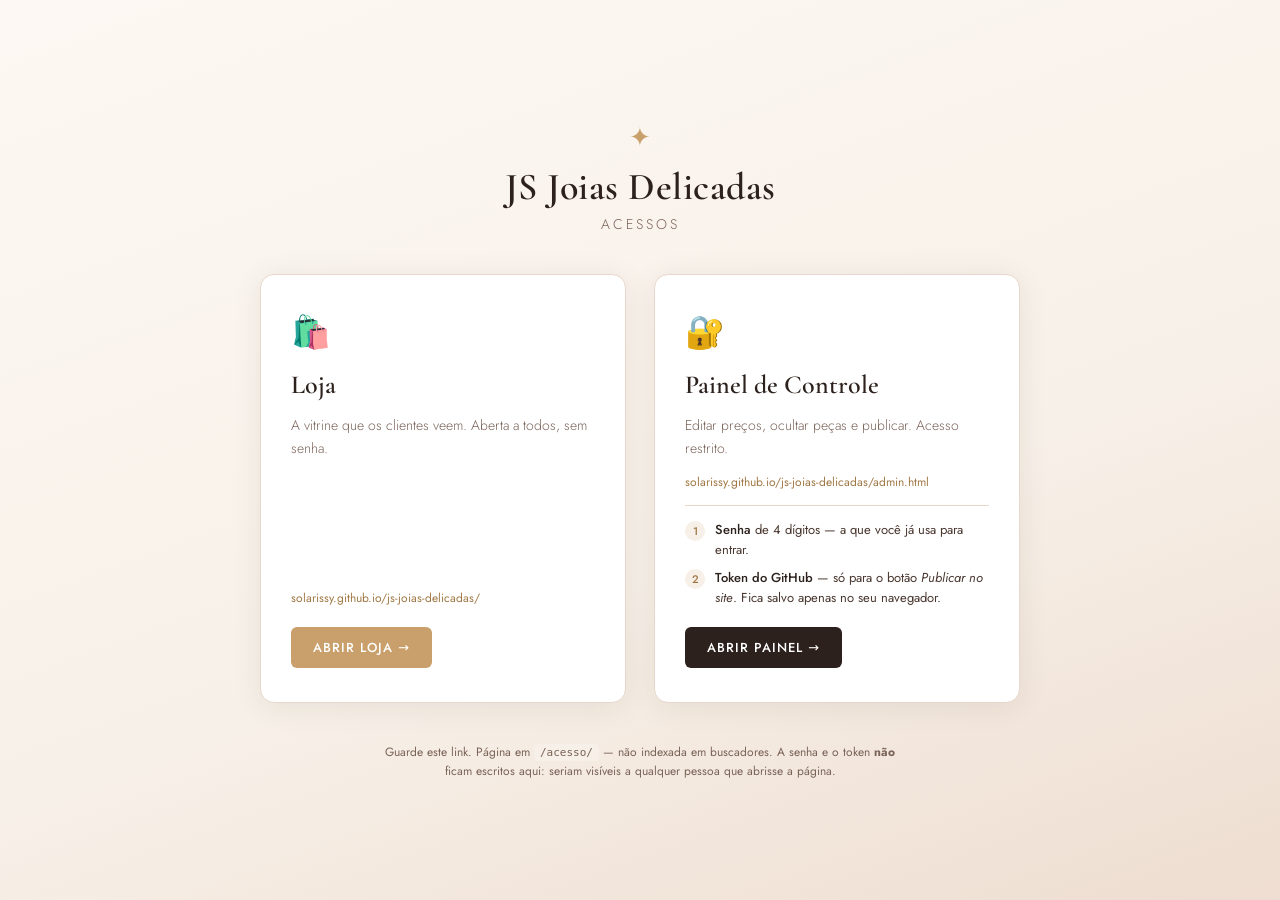
<file: acesso/index.html>
<!DOCTYPE html>
<html lang="pt-BR">
<head>
<meta charset="UTF-8">
<meta name="viewport" content="width=device-width, initial-scale=1">
<meta name="robots" content="noindex, nofollow">
<title>JS Joias · Acessos</title>
<link rel="preconnect" href="https://fonts.googleapis.com">
<link rel="preconnect" href="https://fonts.gstatic.com" crossorigin>
<link href="https://fonts.googleapis.com/css2?family=Cormorant+Garamond:wght@400;500;600&family=Jost:wght@300;400;500&display=swap" rel="stylesheet">
<style>
  :root{
    --gold:#c9a06c; --gold-dark:#a07845;
    --cream:#fdf8f3; --cream-warm:#f7f0e8; --nude:#eeddd0;
    --dark:#2c211c; --text:#4a3830; --text-light:#7a6358;
    --border:#e8d8cc; --white:#fff;
    --shadow:0 4px 30px rgba(44,33,28,.08); --shadow-hover:0 12px 50px rgba(44,33,28,.15);
    --serif:'Cormorant Garamond',serif; --sans:'Jost',system-ui,sans-serif;
  }
  *{margin:0;padding:0;box-sizing:border-box}
  body{
    font-family:var(--sans);color:var(--text);min-height:100vh;
    background:linear-gradient(160deg,var(--cream) 0%,var(--cream-warm) 60%,var(--nude) 100%);
    display:flex;flex-direction:column;align-items:center;justify-content:center;
    padding:48px 20px;gap:40px;
  }
  .brand{text-align:center}
  .brand .star{color:var(--gold);font-size:26px;display:block;margin-bottom:8px}
  .brand h1{font-family:var(--serif);font-weight:600;font-size:38px;color:var(--dark);letter-spacing:.5px}
  .brand p{font-weight:300;font-size:14px;color:var(--text-light);letter-spacing:3px;text-transform:uppercase;margin-top:4px}
  .cards{display:flex;gap:28px;flex-wrap:wrap;justify-content:center;width:100%;max-width:760px}
  .card{
    flex:1 1 300px;background:var(--white);border:1px solid var(--border);border-radius:14px;
    padding:34px 30px;box-shadow:var(--shadow);text-decoration:none;color:inherit;
    display:flex;flex-direction:column;gap:14px;transition:transform .35s cubic-bezier(.4,0,.2,1),box-shadow .35s;
  }
  .card:hover{transform:translateY(-6px);box-shadow:var(--shadow-hover)}
  .card .ico{font-size:32px}
  .card h2{font-family:var(--serif);font-weight:600;font-size:26px;color:var(--dark)}
  .card .desc{font-weight:300;font-size:14px;line-height:1.6;color:var(--text-light);flex-grow:1}
  .card .url{font-size:12px;color:var(--gold-dark);word-break:break-all;font-weight:400}
  .card .go{
    align-self:flex-start;margin-top:6px;font-size:13px;font-weight:500;letter-spacing:1px;text-transform:uppercase;
    color:var(--white);background:var(--gold);padding:11px 22px;border-radius:6px;transition:background .3s;
  }
  .card:hover .go{background:var(--gold-dark)}
  .card--painel .go{background:var(--dark)}
  .card--painel:hover .go{background:#1c140f}
  .req{border-top:1px solid var(--border);padding-top:14px;display:flex;flex-direction:column;gap:9px}
  .req .step{display:flex;gap:10px;align-items:flex-start;font-size:13px;line-height:1.5}
  .req .step b{color:var(--dark);font-weight:500}
  .req .n{flex:0 0 20px;height:20px;border-radius:50%;background:var(--cream-warm);color:var(--gold-dark);
    font-size:11px;font-weight:500;display:flex;align-items:center;justify-content:center;margin-top:1px}
  .foot{font-size:12px;color:var(--text-light);text-align:center;max-width:520px;line-height:1.6}
  .foot code{background:var(--cream-warm);padding:2px 6px;border-radius:4px;font-size:11px}
</style>
</head>
<body>

  <div class="brand">
    <span class="star">✦</span>
    <h1>JS Joias Delicadas</h1>
    <p>Acessos</p>
  </div>

  <div class="cards">

    <a class="card card--loja" href="https://solarissy.github.io/js-joias-delicadas/" target="_blank" rel="noopener">
      <span class="ico">🛍️</span>
      <h2>Loja</h2>
      <p class="desc">A vitrine que os clientes veem. Aberta a todos, sem senha.</p>
      <span class="url">solarissy.github.io/js-joias-delicadas/</span>
      <span class="go">Abrir loja →</span>
    </a>

    <a class="card card--painel" href="https://solarissy.github.io/js-joias-delicadas/admin.html" target="_blank" rel="noopener">
      <span class="ico">🔐</span>
      <h2>Painel de Controle</h2>
      <p class="desc">Editar preços, ocultar peças e publicar. Acesso restrito.</p>
      <span class="url">solarissy.github.io/js-joias-delicadas/admin.html</span>
      <div class="req">
        <div class="step"><span class="n">1</span><span><b>Senha</b> de 4 dígitos — a que você já usa para entrar.</span></div>
        <div class="step"><span class="n">2</span><span><b>Token do GitHub</b> — só para o botão <em>Publicar no site</em>. Fica salvo apenas no seu navegador.</span></div>
      </div>
      <span class="go">Abrir painel →</span>
    </a>

  </div>

  <p class="foot">
    Guarde este link. Página em <code>/acesso/</code> — não indexada em buscadores.
    A senha e o token <b>não</b> ficam escritos aqui: seriam visíveis a qualquer pessoa que abrisse a página.
  </p>

</body>
</html>
</file>
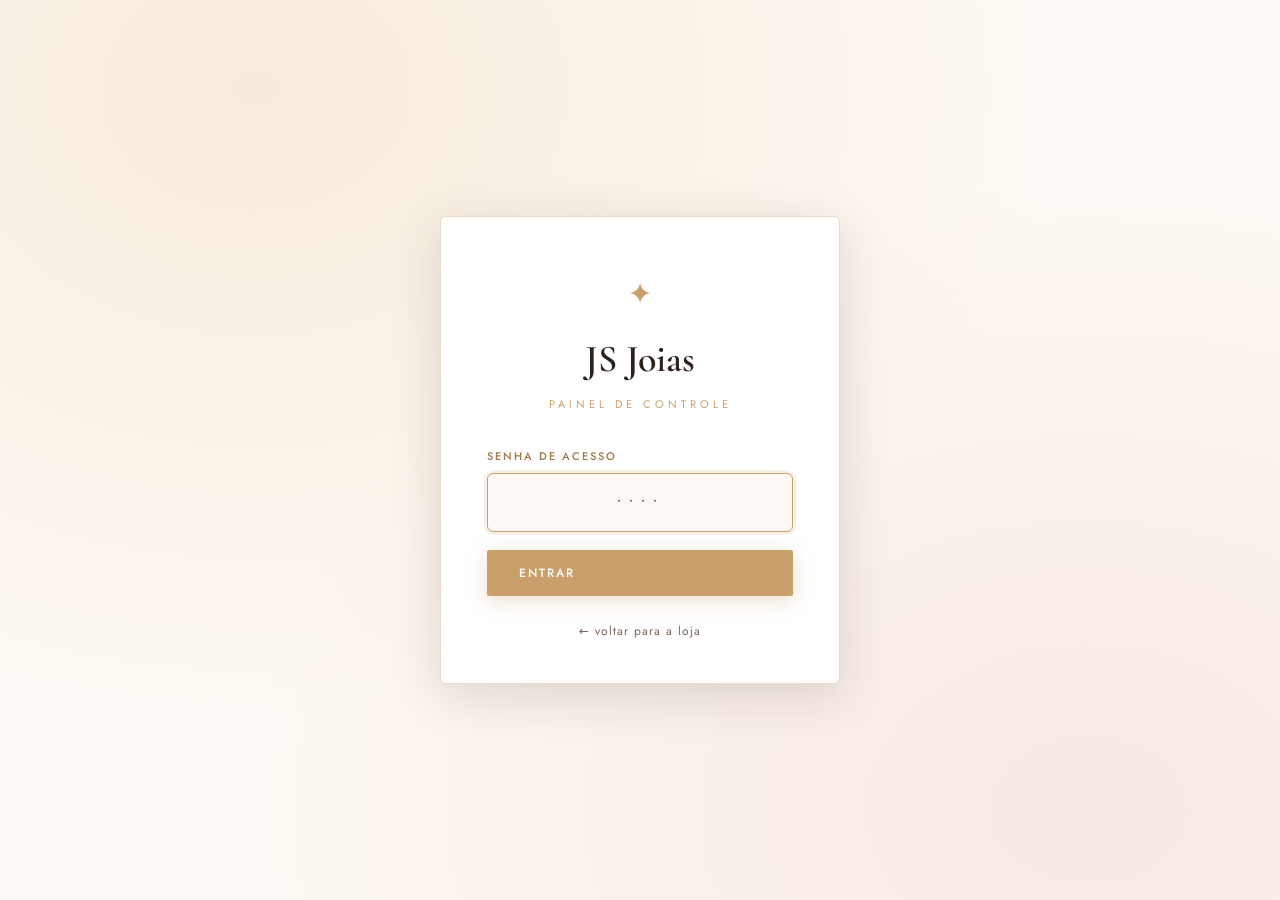
<file: admin.html>
<!DOCTYPE html>
<html lang="pt-BR">
<head>
    <meta charset="UTF-8">
    <meta name="viewport" content="width=device-width, initial-scale=1.0">
    <meta name="robots" content="noindex, nofollow">
    <title>Painel — JS Joias Delicadas</title>
    <link rel="preconnect" href="https://fonts.googleapis.com">
    <link rel="preconnect" href="https://fonts.gstatic.com" crossorigin>
    <link href="https://fonts.googleapis.com/css2?family=Cormorant+Garamond:ital,wght@0,400;0,500;0,600;1,400&family=Jost:wght@300;400;500;600&display=swap" rel="stylesheet">
    <link rel="stylesheet" href="style.css">
</head>
<body class="admin-body">

    <!-- LOGIN -->
    <div class="admin-login" id="adminLogin">
        <div class="login-card" id="loginCard">
            <span class="brand-star login-star">✦</span>
            <h1 class="login-title">JS Joias</h1>
            <p class="login-sub">Painel de Controle</p>
            <form id="loginForm">
                <label for="loginPass">Senha de acesso</label>
                <input type="password" id="loginPass" inputmode="numeric" autocomplete="current-password" placeholder="••••" autofocus>
                <p class="login-error" id="loginError" hidden>Senha incorreta ✦ tente novamente</p>
                <button type="submit" class="btn btn-gold">Entrar</button>
            </form>
            <a href="index.html" class="login-back">← voltar para a loja</a>
        </div>
    </div>

    <!-- PAINEL -->
    <div class="admin-panel" id="adminPanel" hidden>
        <header class="admin-header">
            <div class="admin-brand">
                <span class="brand-star">✦</span>
                <div>
                    <div class="admin-brand-name">JS Joias Delicadas</div>
                    <div class="admin-brand-sub">Painel de Controle</div>
                </div>
            </div>
            <div class="admin-header-actions">
                <a href="index.html" target="_blank" class="btn btn-outline-sm">Ver loja ↗</a>
                <button class="btn btn-outline-sm" id="logoutBtn">Sair</button>
            </div>
        </header>

        <main class="admin-main">
            <div class="admin-stats" id="adminStats"></div>

            <section class="admin-section">
                <div class="admin-section-head">
                    <div>
                        <h2>Configurações da Loja</h2>
                        <p>Avisos do topo, WhatsApp e Instagram — valem para o site inteiro, inclusive o checkout.</p>
                    </div>
                </div>
                <div class="admin-config">
                    <div class="config-grid">
                        <div class="config-field">
                            <label for="cfgWhatsapp">WhatsApp (55 + DDD + número)</label>
                            <input type="text" id="cfgWhatsapp" inputmode="numeric" placeholder="5541989043923">
                        </div>
                        <div class="config-field">
                            <label for="cfgInstagram">Instagram (sem @)</label>
                            <input type="text" id="cfgInstagram" placeholder="js_joiasdelicadas">
                        </div>
                    </div>
                    <div class="config-grid three">
                        <div class="config-field"><label for="cfgAnn0">Aviso 1 da barra</label><input type="text" id="cfgAnn0" placeholder="✦ Frete Grátis acima de R$150"></div>
                        <div class="config-field"><label for="cfgAnn1">Aviso 2 da barra</label><input type="text" id="cfgAnn1" placeholder="1 Ano de Garantia em todas as peças"></div>
                        <div class="config-field"><label for="cfgAnn2">Aviso 3 da barra</label><input type="text" id="cfgAnn2" placeholder="Pix com 5% de desconto ✦"></div>
                    </div>
                </div>
            </section>

            <section class="admin-section">
                <div class="admin-section-head">
                    <div>
                        <h2>Peças da Loja</h2>
                        <p>Edite nome, preços, promoções e estoque, ou oculte peças da vitrine. As mudanças ficam pendentes até você salvar.</p>
                    </div>
                    <button type="button" class="btn btn-gold" id="openNewPieceBtn">＋ Adicionar peça</button>
                </div>
                <div class="admin-orphans" id="orphanNote" hidden></div>
                <div class="admin-table-wrap">
                    <table class="admin-table">
                        <thead>
                            <tr>
                                <th>Peça</th>
                                <th>Nome</th>
                                <th>Preço (R$)</th>
                                <th>De (R$)</th>
                                <th>Selo</th>
                                <th>À venda</th>
                                <th>Visível</th>
                            </tr>
                        </thead>
                        <tbody id="adminRows"></tbody>
                    </table>
                </div>
            </section>

            <section class="admin-actions-bar" id="actionsBar">
                <div class="pending-note" id="pendingNote">Nenhuma alteração pendente</div>
                <div class="admin-actions-btns">
                    <button class="btn btn-outline-sm" id="discardBtn">Descartar alterações</button>
                    <button class="btn btn-cream" id="previewBtn">Salvar prévia neste navegador</button>
                    <button class="btn btn-gold" id="publishBtn">✦ Publicar no site</button>
                </div>
            </section>

            <section class="admin-section admin-publish-box">
                <h3>Publicação</h3>
                <p>Para o botão <strong>"Publicar no site"</strong> funcionar, cole aqui um token do GitHub
                   (<a href="https://github.com/settings/personal-access-tokens/new" target="_blank">criar token ↗</a> — dê acesso de <em>Contents: Read and write</em> apenas ao repositório <code>js-joias-delicadas</code>).
                   O token fica salvo <strong>somente neste navegador</strong>.</p>
                <div class="token-row">
                    <input type="password" id="ghToken" placeholder="github_pat_… ou ghp_…" autocomplete="off">
                    <button class="btn btn-outline-sm" id="saveTokenBtn">Salvar token</button>
                </div>
                <p class="publish-status" id="publishStatus"></p>
            </section>
        </main>
    </div>

    <!-- JANELA DE POSTAGEM — abre pelo botão "Adicionar peça" -->
    <div class="admin-modal" id="newPieceModal" hidden>
        <div class="admin-modal-backdrop" data-close-modal></div>
        <div class="admin-modal-card" role="dialog" aria-modal="true" aria-labelledby="newPieceTitle">
            <header class="admin-modal-head">
                <div>
                    <h2 id="newPieceTitle">Nova Peça</h2>
                    <p>Ela entra no topo da vitrine quando você salvar a prévia ou publicar.</p>
                </div>
                <button type="button" class="admin-modal-close" data-close-modal aria-label="Fechar">✕</button>
            </header>
            <div class="admin-modal-body">
                <form class="new-piece" id="newPieceForm">
                    <div class="new-piece-photo">
                        <input type="file" id="npPhoto" accept="image/*" hidden>
                        <button type="button" class="photo-add-btn np-photo-btn" id="npPhotoBtn" aria-label="Escolher foto">
                            <svg viewBox="0 0 24 24" fill="none" stroke="currentColor" stroke-width="1.5"><path d="M23 19a2 2 0 01-2 2H3a2 2 0 01-2-2V8a2 2 0 012-2h4l2-3h6l2 3h4a2 2 0 012 2z"/><circle cx="12" cy="13" r="4"/></svg>
                            <span>Foto da peça</span>
                        </button>
                        <img id="npPreview" alt="" hidden>
                    </div>
                    <div class="new-piece-fields">
                        <div class="config-grid">
                            <div class="config-field"><label for="npName">Nome da peça</label><input type="text" id="npName" maxlength="60" placeholder="Ex.: Brinco Gota de Cristal" required></div>
                            <div class="config-field"><label for="npBadge">Selo (opcional)</label><input type="text" id="npBadge" maxlength="20" placeholder="Novidade"></div>
                        </div>
                        <div class="config-grid three">
                            <div class="config-field">
                                <label for="npTipo">Tipo</label>
                                <select id="npTipo">
                                    <option>Brincos</option><option>Colares</option><option>Pulseiras</option><option>Anéis</option>
                                </select>
                            </div>
                            <div class="config-field">
                                <label for="npMaterial">Material</label>
                                <select id="npMaterial">
                                    <option>Ouro 18k</option><option>Ródio Branco</option><option>Prata</option><option>Pérola</option>
                                </select>
                            </div>
                            <div class="config-field checkbox-field">
                                <label for="npPerola"><input type="checkbox" id="npPerola"> Contém pérolas</label>
                            </div>
                        </div>
                        <div class="config-grid three">
                            <div class="config-field"><label for="npPrice">Preço (R$)</label><input type="text" id="npPrice" inputmode="decimal" placeholder="99,90" required></div>
                            <div class="config-field"><label for="npOldPrice">Preço "De" (opcional)</label><input type="text" id="npOldPrice" inputmode="decimal" placeholder="—"></div>
                            <div class="config-field checkbox-field">
                                <label for="npKids"><input type="checkbox" id="npKids"> Peça infantil (aba Kids)</label>
                            </div>
                        </div>
                        <div class="config-field">
                            <label for="npDesc">Descrição</label>
                            <textarea id="npDesc" rows="3" maxlength="300" placeholder="Conte os detalhes da peça…"></textarea>
                        </div>
                        <p class="modal-error" id="npError" hidden></p>
                        <button type="submit" class="btn btn-gold">＋ Adicionar à loja</button>
                    </div>
                </form>
            </div>
        </div>
    </div>

    <script src="data/produtos.js"></script>
    <script src="data/catalogo-auto.js"></script>
    <script src="script.js"></script>
    <script src="admin.js"></script>
</body>
</html>
</file>
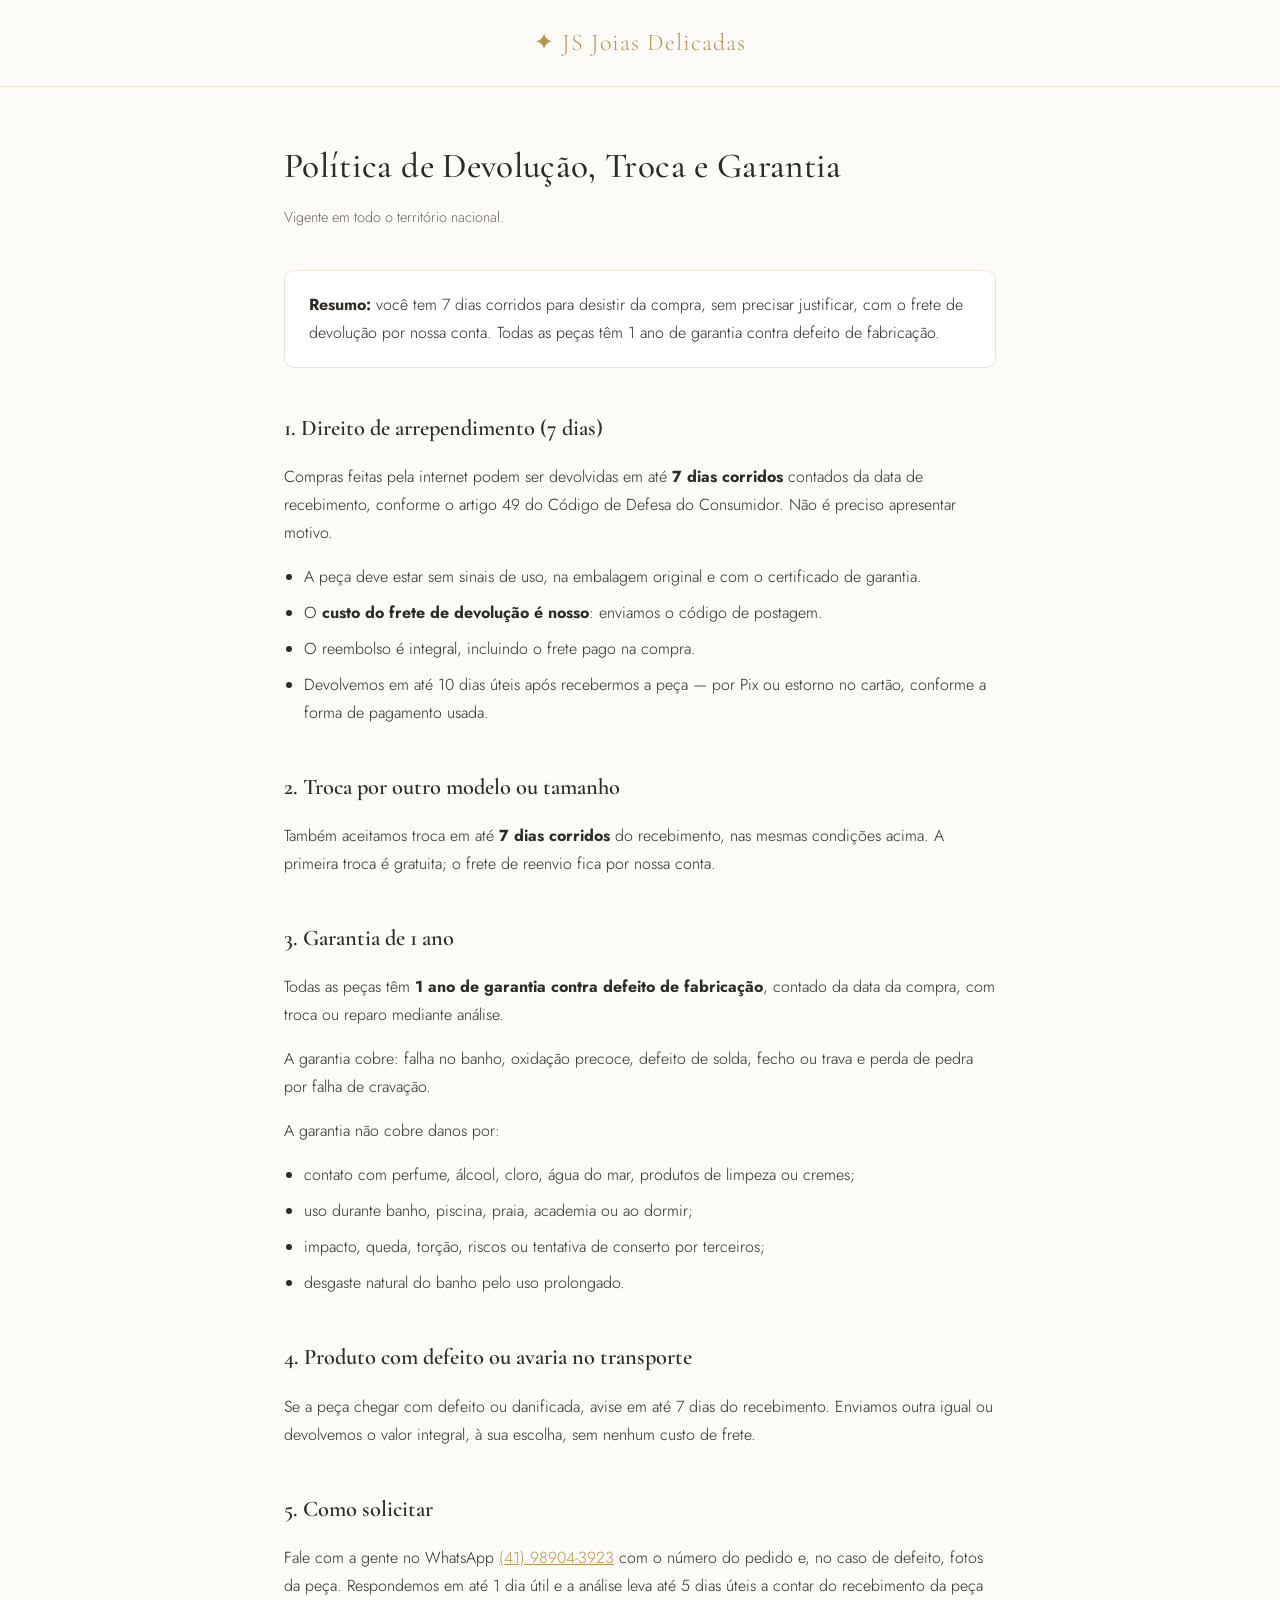
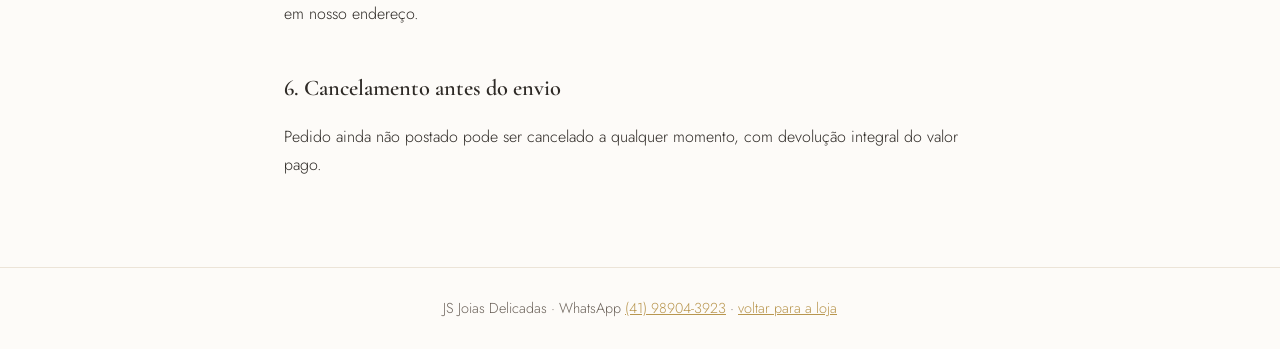
<file: politica-de-devolucao.html>
<!DOCTYPE html>
<html lang="pt-BR">
<head>
    <meta charset="UTF-8">
    <meta name="viewport" content="width=device-width, initial-scale=1.0">
    <meta name="description" content="Política de devolução, troca e garantia da JS Joias Delicadas: 7 dias para arrependimento e 1 ano de garantia em todas as peças.">
    <title>Política de Devolução e Trocas — JS Joias Delicadas</title>
    <link rel="preconnect" href="https://fonts.googleapis.com">
    <link rel="preconnect" href="https://fonts.gstatic.com" crossorigin>
    <link href="https://fonts.googleapis.com/css2?family=Cormorant+Garamond:wght@400;500;600&family=Jost:wght@300;400;500&display=swap" rel="stylesheet">
    <style>
        /* Página de texto: estilo próprio e curto, para não depender do CSS da vitrine */
        :root { --ouro: #b8964f; --texto: #2e2a26; --suave: #6b625a; --fundo: #fdfbf8; }
        * { box-sizing: border-box; }
        body { margin: 0; background: var(--fundo); color: var(--texto);
               font-family: 'Jost', system-ui, sans-serif; font-weight: 300; line-height: 1.75; }
        .barra { border-bottom: 1px solid #ece4d8; padding: 22px 24px; text-align: center; }
        .marca { font-family: 'Cormorant Garamond', serif; font-size: 1.5rem; color: var(--ouro);
                 text-decoration: none; letter-spacing: .04em; }
        main { max-width: 760px; margin: 0 auto; padding: 48px 24px 72px; }
        h1 { font-family: 'Cormorant Garamond', serif; font-weight: 500; font-size: 2.2rem;
             margin: 0 0 8px; letter-spacing: .01em; }
        .atualizacao { color: var(--suave); font-size: .9rem; margin: 0 0 40px; }
        h2 { font-family: 'Cormorant Garamond', serif; font-weight: 600; font-size: 1.4rem;
             margin: 40px 0 10px; }
        ul { padding-left: 20px; }
        li { margin-bottom: 8px; }
        a { color: var(--ouro); }
        .destaque { background: #fff; border: 1px solid #ece4d8; border-radius: 10px;
                    padding: 20px 24px; margin: 28px 0; }
        footer { border-top: 1px solid #ece4d8; padding: 28px 24px; text-align: center;
                 color: var(--suave); font-size: .9rem; }
    </style>
</head>
<body>
    <div class="barra"><a class="marca" href="index.html">✦ JS Joias Delicadas</a></div>

    <main>
        <h1>Política de Devolução, Troca e Garantia</h1>
        <p class="atualizacao">Vigente em todo o território nacional.</p>

        <div class="destaque">
            <strong>Resumo:</strong> você tem 7 dias corridos para desistir da compra, sem precisar
            justificar, com o frete de devolução por nossa conta. Todas as peças têm 1 ano de
            garantia contra defeito de fabricação.
        </div>

        <h2>1. Direito de arrependimento (7 dias)</h2>
        <p>Compras feitas pela internet podem ser devolvidas em até <strong>7 dias corridos</strong>
        contados da data de recebimento, conforme o artigo 49 do Código de Defesa do Consumidor.
        Não é preciso apresentar motivo.</p>
        <ul>
            <li>A peça deve estar sem sinais de uso, na embalagem original e com o certificado de garantia.</li>
            <li>O <strong>custo do frete de devolução é nosso</strong>: enviamos o código de postagem.</li>
            <li>O reembolso é integral, incluindo o frete pago na compra.</li>
            <li>Devolvemos em até 10 dias úteis após recebermos a peça — por Pix ou estorno no cartão,
                conforme a forma de pagamento usada.</li>
        </ul>

        <h2>2. Troca por outro modelo ou tamanho</h2>
        <p>Também aceitamos troca em até <strong>7 dias corridos</strong> do recebimento, nas mesmas
        condições acima. A primeira troca é gratuita; o frete de reenvio fica por nossa conta.</p>

        <h2>3. Garantia de 1 ano</h2>
        <p>Todas as peças têm <strong>1 ano de garantia contra defeito de fabricação</strong>,
        contado da data da compra, com troca ou reparo mediante análise.</p>
        <p>A garantia cobre: falha no banho, oxidação precoce, defeito de solda, fecho ou trava e
        perda de pedra por falha de cravação.</p>
        <p>A garantia não cobre danos por:</p>
        <ul>
            <li>contato com perfume, álcool, cloro, água do mar, produtos de limpeza ou cremes;</li>
            <li>uso durante banho, piscina, praia, academia ou ao dormir;</li>
            <li>impacto, queda, torção, riscos ou tentativa de conserto por terceiros;</li>
            <li>desgaste natural do banho pelo uso prolongado.</li>
        </ul>

        <h2>4. Produto com defeito ou avaria no transporte</h2>
        <p>Se a peça chegar com defeito ou danificada, avise em até 7 dias do recebimento. Enviamos
        outra igual ou devolvemos o valor integral, à sua escolha, sem nenhum custo de frete.</p>

        <h2>5. Como solicitar</h2>
        <p>Fale com a gente no WhatsApp
        <a href="https://wa.me/5541989043923" target="_blank" rel="noopener">(41) 98904-3923</a>
        com o número do pedido e, no caso de defeito, fotos da peça. Respondemos em até 1 dia útil
        e a análise leva até 5 dias úteis a contar do recebimento da peça em nosso endereço.</p>

        <h2>6. Cancelamento antes do envio</h2>
        <p>Pedido ainda não postado pode ser cancelado a qualquer momento, com devolução integral
        do valor pago.</p>
    </main>

    <footer>
        JS Joias Delicadas · WhatsApp
        <a href="https://wa.me/5541989043923" target="_blank" rel="noopener">(41) 98904-3923</a>
        · <a href="index.html">voltar para a loja</a>
    </footer>
</body>
</html>
</file>
<file: style.css>
/* ===========================
   JS JOIAS DELICADAS — CSS
   Paleta: Creme, Dourado, Rosa Perola
   =========================== */

:root {
  --gold: #c9a06c;
  --gold-light: #e2c89a;
  --gold-dark: #a07845;
  --cream: #fdf8f3;
  --cream-warm: #f7f0e8;
  --nude: #eeddd0;
  --rose: #e8c5bb;
  --rose-light: #f5ece8;
  --dark: #2c211c;
  --text: #4a3830;
  --text-light: #7a6358;
  --border: #e8d8cc;
  --white: #ffffff;
  --shadow: 0 4px 30px rgba(44,33,28,0.08);
  --shadow-hover: 0 12px 50px rgba(44,33,28,0.15);
  --nav-h: 72px;
  --ann-h: 38px;
  --transition: all 0.35s cubic-bezier(0.4, 0, 0.2, 1);
  --radius: 6px;
  --font-serif: 'Cormorant Garamond', 'Times New Roman', serif;
  --font-sans: 'Jost', system-ui, sans-serif;
}

*, *::before, *::after { box-sizing: border-box; margin: 0; padding: 0; }

html { scroll-behavior: smooth; font-size: 16px; }

body {
  font-family: var(--font-sans);
  background: var(--cream);
  color: var(--text);
  line-height: 1.65;
  overflow-x: hidden;
}

img { display: block; max-width: 100%; height: auto; }
a { text-decoration: none; color: inherit; }
ul { list-style: none; }

/* Acessibilidade: âncoras não escondem sob a navbar sticky */
[id] { scroll-margin-top: calc(var(--nav-h) + 16px); }

/* Acessibilidade: foco visível para navegação por teclado */
a:focus-visible,
button:focus-visible,
input:focus-visible,
textarea:focus-visible,
select:focus-visible {
  outline: 2px solid var(--gold);
  outline-offset: 2px;
}

/* Acessibilidade: respeita preferência por menos movimento */
@media (prefers-reduced-motion: reduce) {
  *, *::before, *::after {
    animation-duration: 0.01ms !important;
    animation-delay: 0ms !important;
    animation-iteration-count: 1 !important;
    transition-duration: 0.01ms !important;
    transition-delay: 0ms !important;
  }
  html { scroll-behavior: auto; }
}

/* Touch: ações que dependem de hover ficam sempre visíveis */
@media (hover: none) {
  .wishlist-btn { opacity: 1; transform: scale(1); }
  .product-quick-actions { transform: translateY(0); }
  .quick-add-btn { padding: 15px 13px; }
  .cat-overlay { opacity: 1; }
  .wa-tooltip { display: none; }
}

/* CONTAINER */
.container { max-width: 1200px; margin: 0 auto; padding: 0 24px; }

/* SECTIONS */
.section-label {
  font-family: var(--font-sans);
  font-size: 11px;
  font-weight: 500;
  letter-spacing: 3px;
  text-transform: uppercase;
  color: var(--gold);
  margin-bottom: 12px;
}
.section-label.light { color: var(--gold-light); }

.section-title {
  font-family: var(--font-serif);
  font-size: clamp(32px, 4vw, 46px);
  font-weight: 400;
  color: var(--dark);
  line-height: 1.2;
  margin-bottom: 12px;
}

.section-subtitle {
  font-size: 15px;
  color: var(--text-light);
  margin-bottom: 48px;
}

/* BUTTONS */
.btn {
  display: inline-flex;
  align-items: center;
  gap: 8px;
  padding: 14px 32px;
  border-radius: 2px;
  font-family: var(--font-sans);
  font-size: 12px;
  font-weight: 500;
  letter-spacing: 2px;
  text-transform: uppercase;
  cursor: pointer;
  border: none;
  transition: var(--transition);
  text-align: center;
  white-space: nowrap;
}

.btn-gold {
  background: var(--gold);
  color: var(--white);
  box-shadow: 0 4px 20px rgba(201,160,108,0.35);
}
.btn-gold:hover {
  background: var(--gold-dark);
  transform: translateY(-2px);
  box-shadow: 0 8px 30px rgba(201,160,108,0.45);
}

.btn-outline {
  background: transparent;
  color: var(--dark);
  border: 1.5px solid var(--dark);
}
.btn-outline:hover {
  background: var(--dark);
  color: var(--white);
  transform: translateY(-2px);
}

.btn-outline-sm {
  background: transparent;
  color: var(--gold);
  border: 1px solid var(--gold);
  padding: 9px 20px;
  border-radius: 2px;
  font-family: var(--font-sans);
  font-size: 11px;
  font-weight: 500;
  letter-spacing: 1.5px;
  text-transform: uppercase;
  cursor: pointer;
  transition: var(--transition);
  display: inline-block;
}
.btn-outline-sm:hover { background: var(--gold); color: var(--white); }

.btn-cream {
  background: var(--cream);
  color: var(--gold-dark);
  border: 1.5px solid var(--gold);
}
.btn-cream:hover {
  background: var(--gold);
  color: var(--white);
  transform: translateY(-2px);
}

/* ===========================
   ANNOUNCEMENT BAR
   =========================== */
.announcement-bar {
  background: var(--dark);
  color: var(--gold-light);
  height: var(--ann-h);
  display: flex;
  align-items: center;
  justify-content: center;
  position: relative;
  overflow: hidden;
}
.announcement-inner {
  display: flex;
  align-items: center;
  gap: 16px;
  font-family: var(--font-sans);
  font-size: 11.5px;
  letter-spacing: 0.5px;
  animation: marqueeSlide 20s linear infinite;
}
@keyframes marqueeSlide {
  0%,100% { opacity: 1; }
}
.announcement-inner .sep { opacity: 0.4; }
.announcement-close {
  position: absolute;
  right: 16px;
  background: none;
  border: none;
  color: var(--gold-light);
  font-size: 20px;
  cursor: pointer;
  opacity: 0.6;
  line-height: 1;
  transition: opacity 0.2s;
}
.announcement-close:hover { opacity: 1; }

/* ===========================
   NAVBAR
   =========================== */
.navbar {
  position: sticky;
  top: 0;
  z-index: 100;
  background: rgba(253,248,243,0.96);
  backdrop-filter: blur(12px);
  -webkit-backdrop-filter: blur(12px);
  border-bottom: 1px solid var(--border);
  height: var(--nav-h);
  transition: var(--transition);
}
.navbar.scrolled {
  box-shadow: var(--shadow);
  background: rgba(253,248,243,0.99);
}

.nav-container {
  max-width: 1200px;
  margin: 0 auto;
  padding: 0 24px;
  height: 100%;
  display: flex;
  align-items: center;
  gap: 32px;
}

.brand { flex: 1; display: flex; justify-content: center; }
.brand-link {
  display: flex;
  align-items: center;
  gap: 10px;
  transition: opacity 0.2s;
}
.brand-link:hover { opacity: 0.8; }
.brand-star {
  font-size: 20px;
  color: var(--gold);
  animation: starSpin 8s linear infinite;
}
@keyframes starSpin {
  0% { transform: rotate(0deg); }
  100% { transform: rotate(360deg); }
}
.brand-text { display: flex; flex-direction: column; line-height: 1; }
.brand-name {
  font-family: var(--font-serif);
  font-size: 20px;
  font-weight: 600;
  color: var(--dark);
  letter-spacing: 1px;
}
.brand-sub {
  font-size: 9px;
  letter-spacing: 3px;
  text-transform: uppercase;
  color: var(--gold);
  font-weight: 400;
  margin-top: 2px;
}

.nav-menu { display: flex; align-items: center; gap: 32px; }
.nav-link {
  font-size: 12px;
  font-weight: 400;
  letter-spacing: 1.5px;
  text-transform: uppercase;
  color: var(--text);
  position: relative;
  padding-bottom: 4px;
  transition: color 0.2s;
}
.nav-link::after {
  content: '';
  position: absolute;
  bottom: 0;
  left: 0;
  width: 0;
  height: 1px;
  background: var(--gold);
  transition: width 0.3s ease;
}
.nav-link:hover { color: var(--gold); }
.nav-link:hover::after { width: 100%; }

.nav-actions { display: flex; align-items: center; gap: 8px; }
.icon-btn {
  width: 40px;
  height: 40px;
  border: none;
  background: none;
  cursor: pointer;
  display: flex;
  align-items: center;
  justify-content: center;
  color: var(--text);
  border-radius: 50%;
  transition: var(--transition);
  position: relative;
}
.icon-btn:hover { background: var(--nude); color: var(--gold); }

.cart-btn { position: relative; }
.cart-count {
  position: absolute;
  top: 4px;
  right: 4px;
  width: 16px;
  height: 16px;
  background: var(--gold);
  color: white;
  border-radius: 50%;
  font-size: 9px;
  font-weight: 600;
  display: flex;
  align-items: center;
  justify-content: center;
  opacity: 0;
  transform: scale(0);
  transition: var(--transition);
}
.cart-count.visible { opacity: 1; transform: scale(1); }

.hamburger {
  display: none;
  flex-direction: column;
  gap: 5px;
  background: none;
  border: none;
  cursor: pointer;
  padding: 4px;
}
.hamburger span {
  display: block;
  width: 24px;
  height: 1.5px;
  background: var(--dark);
  transition: var(--transition);
}
.hamburger.open span:nth-child(1) { transform: translateY(6.5px) rotate(45deg); }
.hamburger.open span:nth-child(2) { opacity: 0; }
.hamburger.open span:nth-child(3) { transform: translateY(-6.5px) rotate(-45deg); }

/* Search Overlay */
.search-overlay {
  position: absolute;
  top: 100%;
  left: 0;
  right: 0;
  background: var(--white);
  border-bottom: 1px solid var(--border);
  padding: 20px 24px;
  display: none;
  box-shadow: var(--shadow);
}
.search-overlay.active { display: block; animation: fadeDown 0.2s ease; }
@keyframes fadeDown { from { opacity: 0; transform: translateY(-8px); } to { opacity: 1; transform: translateY(0); } }
.search-container { max-width: 600px; margin: 0 auto; position: relative; }
.search-input {
  width: 100%;
  padding: 12px 48px 12px 16px;
  border: 1px solid var(--border);
  border-radius: 2px;
  font-family: var(--font-sans);
  font-size: 14px;
  color: var(--text);
  background: var(--cream);
  outline: none;
  transition: border-color 0.2s;
}
.search-input:focus { border-color: var(--gold); }
.search-close {
  position: absolute;
  right: 12px;
  top: 50%;
  transform: translateY(-50%);
  background: none;
  border: none;
  font-size: 24px;
  cursor: pointer;
  color: var(--text-light);
  line-height: 1;
}

/* Mobile Menu */
.mobile-menu-overlay {
  position: fixed;
  inset: 0;
  background: rgba(44,33,28,0.5);
  z-index: 150;
  opacity: 0;
  pointer-events: none;
  transition: opacity 0.35s;
}
.mobile-menu-overlay.active { opacity: 1; pointer-events: all; }

.mobile-menu {
  position: fixed;
  top: 0;
  left: 0;
  width: min(320px, 85vw);
  height: 100vh;
  height: 100dvh;
  background: var(--cream);
  z-index: 200;
  padding: 32px 28px;
  transform: translateX(-100%);
  transition: transform 0.35s cubic-bezier(0.4, 0, 0.2, 1);
  display: flex;
  flex-direction: column;
  gap: 32px;
}
.mobile-menu.open { transform: translateX(0); }
.mobile-close {
  position: absolute;
  top: 20px;
  right: 20px;
  background: none;
  border: none;
  font-size: 28px;
  cursor: pointer;
  color: var(--text);
  line-height: 1;
}
.mobile-brand {
  font-family: var(--font-serif);
  font-size: 22px;
  color: var(--dark);
  display: flex;
  align-items: center;
  gap: 10px;
}
.mobile-nav { display: flex; flex-direction: column; gap: 4px; }
.mobile-nav-link {
  display: block;
  padding: 12px 0;
  font-size: 13px;
  letter-spacing: 2px;
  text-transform: uppercase;
  color: var(--text);
  border-bottom: 1px solid var(--border);
  transition: color 0.2s;
}
.mobile-nav-link:hover { color: var(--gold); }
.mobile-whatsapp {
  display: flex;
  align-items: center;
  gap: 10px;
  background: #25d366;
  color: white;
  padding: 14px 20px;
  border-radius: 2px;
  font-size: 13px;
  font-weight: 500;
  letter-spacing: 0.5px;
  transition: opacity 0.2s;
}
.mobile-whatsapp:hover { opacity: 0.9; }

/* ===========================
   HERO
   =========================== */
.hero {
  position: relative;
  min-height: 92vh;
  min-height: 92svh;
  display: flex;
  align-items: center;
  justify-content: center;
  text-align: center;
  overflow: hidden;
}
.hero-bg {
  position: absolute;
  inset: 0;
}
.hero-img {
  width: 100%;
  height: 100%;
  object-fit: cover;
  object-position: center;
  transform: scale(1.02);
  transition: transform 8s ease;
}
.hero:hover .hero-img { transform: scale(1.06); }
.hero-overlay {
  position: absolute;
  inset: 0;
  background:
    radial-gradient(ellipse at 50% 35%, rgba(30,21,16,0) 0%, rgba(30,21,16,0.4) 100%),
    linear-gradient(
      to top,
      rgba(30,21,16,0.9) 0%,
      rgba(30,21,16,0.5) 45%,
      rgba(30,21,16,0.28) 100%
    );
}

.hero-content {
  position: relative;
  z-index: 10;
  max-width: 720px;
  margin: 0 auto;
  padding: 100px 24px 120px;
  display: flex;
  flex-direction: column;
  align-items: center;
  animation: heroFadeIn 1s ease both;
}
@keyframes heroFadeIn {
  from { opacity: 0; transform: translateY(30px); }
  to { opacity: 1; transform: translateY(0); }
}

.hero-eyebrow {
  font-size: 11px;
  letter-spacing: 5px;
  text-transform: uppercase;
  color: var(--gold-light);
  margin-bottom: 20px;
  display: flex;
  align-items: center;
  gap: 14px;
  animation: heroFadeIn 1s ease 0.1s both;
}
.hero-eyebrow::before,
.hero-eyebrow::after {
  content: '';
  width: 44px;
  height: 1px;
  background: linear-gradient(to right, transparent, var(--gold-light));
}
.hero-eyebrow::after {
  background: linear-gradient(to left, transparent, var(--gold-light));
}

.hero-title {
  font-family: var(--font-serif);
  font-weight: 300;
  line-height: 1.05;
  margin-bottom: 20px;
  animation: heroFadeIn 1s ease 0.2s both;
}
.hero-title-line1 {
  display: block;
  font-size: clamp(44px, 6vw, 72px);
  color: var(--cream);
  text-shadow: 0 2px 24px rgba(30,21,16,0.4);
}
.hero-title-line2 {
  display: block;
  font-size: clamp(50px, 7vw, 84px);
  color: var(--gold-light);
  font-style: italic;
  font-weight: 300;
  text-shadow: 0 2px 24px rgba(30,21,16,0.4);
}

.hero-subtitle {
  font-size: 15px;
  color: rgba(253,248,243,0.85);
  line-height: 1.7;
  margin-bottom: 36px;
  max-width: 440px;
  animation: heroFadeIn 1s ease 0.3s both;
}

.hero-ctas {
  display: flex;
  gap: 16px;
  flex-wrap: wrap;
  justify-content: center;
  margin-bottom: 40px;
  animation: heroFadeIn 1s ease 0.4s both;
}
.hero .btn-outline {
  color: var(--cream);
  border-color: rgba(253,248,243,0.65);
}
.hero .btn-outline:hover {
  background: var(--cream);
  border-color: var(--cream);
  color: var(--dark);
}

.hero-badges {
  display: flex;
  gap: 12px;
  flex-wrap: wrap;
  justify-content: center;
  animation: heroFadeIn 1s ease 0.5s both;
}
.badge {
  display: flex;
  align-items: center;
  gap: 8px;
  font-size: 12px;
  color: rgba(253,248,243,0.92);
  letter-spacing: 0.5px;
  background: rgba(253,248,243,0.1);
  border: 1px solid rgba(253,248,243,0.22);
  backdrop-filter: blur(6px);
  -webkit-backdrop-filter: blur(6px);
  padding: 8px 16px;
  border-radius: 999px;
}
.badge-icon { color: var(--gold-light); font-size: 10px; }

.hero-scroll {
  position: absolute;
  bottom: 40px;
  left: 50%;
  transform: translateX(-50%);
  display: flex;
  flex-direction: column;
  align-items: center;
  gap: 8px;
  color: rgba(253,248,243,0.75);
  font-size: 10px;
  letter-spacing: 2px;
  text-transform: uppercase;
  animation: heroFadeIn 1s ease 0.8s both;
}
.scroll-line {
  width: 1px;
  height: 40px;
  background: var(--gold-light);
  animation: scrollPulse 2s ease infinite;
}
@keyframes scrollPulse {
  0%,100% { opacity: 1; transform: scaleY(1); }
  50% { opacity: 0.4; transform: scaleY(0.5); }
}

/* ===========================
   CATEGORIES STRIP
   =========================== */
.categories-strip {
  padding: 100px 0;
  background: var(--white);
  text-align: center;
}

.categories-grid {
  display: grid;
  grid-template-columns: repeat(4, 1fr);
  gap: 20px;
  margin-top: 48px;
  text-align: left;
}

.cat-card {
  position: relative;
  border-radius: var(--radius);
  overflow: hidden;
  cursor: pointer;
  display: block;
  transition: var(--transition);
}
.cat-card:hover { transform: translateY(-4px); box-shadow: var(--shadow-hover); }

.cat-img-wrap {
  position: relative;
  aspect-ratio: 3/4;
  overflow: hidden;
}
.cat-img-wrap img {
  width: 100%;
  height: 100%;
  object-fit: cover;
  transition: transform 0.6s cubic-bezier(0.4, 0, 0.2, 1);
}
.cat-card:hover .cat-img-wrap img { transform: scale(1.07); }

.cat-overlay {
  position: absolute;
  inset: 0;
  background: linear-gradient(to top, rgba(44,33,28,0.6), transparent 50%);
  display: flex;
  align-items: flex-end;
  padding: 20px;
  opacity: 0;
  transition: opacity 0.35s;
}
.cat-card:hover .cat-overlay { opacity: 1; }
.cat-overlay span {
  color: var(--white);
  font-size: 13px;
  font-weight: 500;
  letter-spacing: 1px;
}

.cat-info {
  padding: 14px 4px 4px;
  background: var(--white);
}
.cat-info h3 {
  font-family: var(--font-serif);
  font-size: 18px;
  font-weight: 500;
  color: var(--dark);
  margin-bottom: 2px;
}
.cat-info p {
  font-size: 12px;
  color: var(--text-light);
  letter-spacing: 0.5px;
}

.featured-cat .cat-img-wrap { aspect-ratio: 3/4; }
.featured-badge {
  position: absolute;
  top: 14px;
  left: 14px;
  background: var(--gold);
  color: var(--white);
  font-size: 10px;
  letter-spacing: 2px;
  text-transform: uppercase;
  padding: 4px 10px;
  border-radius: 1px;
  font-weight: 500;
}

/* Banner Noivas (coleção sob encomenda) */
.cat-banner {
  position: relative;
  display: block;
  margin-top: 20px;
  border-radius: var(--radius);
  overflow: hidden;
  text-align: left;
  transition: var(--transition);
}
.cat-banner:hover { transform: translateY(-4px); box-shadow: var(--shadow-hover); }
.cat-banner-img {
  width: 100%;
  height: 300px;
  object-fit: cover;
  object-position: center 30%;
  transition: transform 0.6s cubic-bezier(0.4, 0, 0.2, 1);
}
.cat-banner:hover .cat-banner-img { transform: scale(1.04); }
.cat-banner-content {
  position: absolute;
  inset: 0;
  display: flex;
  flex-direction: column;
  justify-content: center;
  align-items: flex-start;
  gap: 8px;
  padding: 40px 48px;
  background: linear-gradient(to right, rgba(30,21,16,0.78) 0%, rgba(30,21,16,0.45) 55%, rgba(30,21,16,0.05) 100%);
}
.cat-banner-badge {
  font-size: 10px;
  letter-spacing: 2.5px;
  text-transform: uppercase;
  color: var(--gold-light);
  border: 1px solid rgba(226,200,154,0.5);
  padding: 5px 12px;
  border-radius: 999px;
  margin-bottom: 6px;
}
.cat-banner-content h3 {
  font-family: var(--font-serif);
  font-size: clamp(26px, 3vw, 36px);
  font-weight: 400;
  color: var(--cream);
  line-height: 1.15;
}
.cat-banner-content p {
  font-size: 14px;
  color: rgba(253,248,243,0.85);
  max-width: 420px;
}
.cat-banner-cta {
  margin-top: 10px;
  font-size: 12px;
  font-weight: 500;
  letter-spacing: 2px;
  text-transform: uppercase;
  color: var(--gold-light);
  border-bottom: 1px solid var(--gold-light);
  padding-bottom: 3px;
  transition: var(--transition);
}
.cat-banner:hover .cat-banner-cta { color: var(--white); border-color: var(--white); }

/* ===========================
   PRODUCTS SECTION
   =========================== */
.products-section {
  padding: 100px 0;
  background: var(--cream);
  text-align: center;
}

.filter-tabs {
  display: flex;
  gap: 4px;
  justify-content: center;
  margin-bottom: 56px;
  flex-wrap: wrap;
  border-bottom: 1px solid var(--border);
  padding-bottom: 0;
}
.filter-tab {
  background: none;
  border: none;
  cursor: pointer;
  font-family: var(--font-sans);
  font-size: 12px;
  font-weight: 400;
  letter-spacing: 1.5px;
  text-transform: uppercase;
  color: var(--text-light);
  padding: 12px 20px;
  border-bottom: 2px solid transparent;
  margin-bottom: -1px;
  transition: var(--transition);
}
.filter-tab:hover { color: var(--gold); }
.filter-tab.active {
  color: var(--gold);
  border-bottom-color: var(--gold);
  font-weight: 500;
}

.products-grid {
  display: grid;
  grid-template-columns: repeat(3, 1fr);
  gap: 28px;
  text-align: left;
}

.product-card {
  background: var(--white);
  border-radius: var(--radius);
  overflow: hidden;
  transition: var(--transition);
  position: relative;
}
.product-card:hover {
  transform: translateY(-6px);
  box-shadow: var(--shadow-hover);
}
.product-card.hidden { display: none; }
.product-profile {
  margin: 0.9rem 0 0.85rem;
  font-size: 0.92rem;
  line-height: 1.5;
  color: #5a4b3f;
  max-height: 4.5em;
  overflow: hidden;
}
.products-grid .product-card.fade-in {
  opacity: 1;
  /* fill backwards (não forwards): com forwards o transform final da animação
     teria precedência permanente e anularia o translateY do hover */
  animation: cardRevealFilter 0.55s cubic-bezier(0.22, 1, 0.36, 1) backwards;
}
/* Entrada das peças: sobe, ganha foco (blur → nítido) e assenta na escala real.
   cardRevealFilter é uma cópia com outro nome: trocar o nome força o navegador
   a reiniciar a animação quando o filtro é reaplicado sobre um card já revelado. */
@keyframes cardReveal {
  0% { opacity: 0; transform: translateY(30px) scale(0.95); filter: blur(10px); }
  55% { filter: blur(0); }
  100% { opacity: 1; transform: translateY(0) scale(1); filter: blur(0); }
}
@keyframes cardRevealFilter {
  0% { opacity: 0; transform: translateY(30px) scale(0.95); filter: blur(10px); }
  55% { filter: blur(0); }
  100% { opacity: 1; transform: translateY(0) scale(1); filter: blur(0); }
}
@keyframes fadeInUp {
  from { opacity: 0; transform: translateY(20px); }
  to { opacity: 1; transform: translateY(0); }
}

.product-img-wrap {
  position: relative;
  aspect-ratio: 1;
  overflow: hidden;
}
.product-img-wrap img {
  width: 100%;
  height: 100%;
  object-fit: cover;
  transition: transform 0.6s cubic-bezier(0.4, 0, 0.2, 1);
}
.product-card:hover .product-img-wrap img { transform: scale(1.06); }

.product-img-wrap .img-alt {
  position: absolute;
  inset: 0;
  opacity: 0;
  transition: opacity 0.45s ease, transform 0.6s cubic-bezier(0.4, 0, 0.2, 1);
}
.product-card:hover .product-img-wrap .img-alt { opacity: 1; }

.product-badge {
  position: absolute;
  top: 12px;
  left: 12px;
  background: var(--gold);
  color: var(--white);
  font-size: 10px;
  letter-spacing: 1.5px;
  text-transform: uppercase;
  padding: 4px 10px;
  border-radius: 1px;
  font-weight: 500;
}
.new-badge { background: var(--dark); }

.wishlist-btn {
  position: absolute;
  top: 12px;
  right: 12px;
  width: 34px;
  height: 34px;
  background: rgba(253,248,243,0.9);
  border: none;
  border-radius: 50%;
  cursor: pointer;
  font-size: 16px;
  display: flex;
  align-items: center;
  justify-content: center;
  color: var(--text-light);
  transition: var(--transition);
  opacity: 0;
  transform: scale(0.8);
}
.product-card:hover .wishlist-btn { opacity: 1; transform: scale(1); }
.wishlist-btn:hover { background: var(--white); color: #e07878; }
.wishlist-btn.active { color: #e07878; opacity: 1; transform: scale(1); }

.product-quick-actions {
  position: absolute;
  bottom: 0;
  left: 0;
  right: 0;
  transform: translateY(100%);
  transition: var(--transition);
}
.product-card:hover .product-quick-actions { transform: translateY(0); }

.quick-add-btn {
  width: 100%;
  padding: 13px;
  background: rgba(44,33,28,0.88);
  backdrop-filter: blur(4px);
  color: var(--gold-light);
  border: none;
  cursor: pointer;
  font-family: var(--font-sans);
  font-size: 11px;
  font-weight: 500;
  letter-spacing: 2px;
  text-transform: uppercase;
  transition: background 0.2s;
}
.quick-add-btn:hover { background: var(--gold); color: var(--white); }

.product-info { padding: 18px 18px 20px; }
.product-tag {
  font-size: 10.5px;
  letter-spacing: 1.5px;
  text-transform: uppercase;
  color: var(--gold);
  margin-bottom: 6px;
}
.product-name {
  font-family: var(--font-serif);
  font-size: 18px;
  font-weight: 500;
  color: var(--dark);
  line-height: 1.3;
  margin-bottom: 10px;
}
.product-price {
  display: flex;
  align-items: baseline;
  gap: 8px;
  margin-bottom: 8px;
}
.price-current {
  font-family: var(--font-serif);
  font-size: 20px;
  color: var(--dark);
  font-weight: 500;
}
.price-old {
  font-size: 13px;
  color: var(--text-light);
  text-decoration: line-through;
}
.product-details {
  display: flex;
  gap: 6px;
  font-size: 11px;
  color: var(--text-light);
  letter-spacing: 0.3px;
}

/* ===========================
   SOLD OUT — Esgotado State
   Premium glass-morphism overlay with animations
   =========================== */

/* Card desaturação + hover suave */
.product-card.sold-out {
  position: relative;
}
.product-card.sold-out .product-img-wrap img {
  filter: grayscale(65%) brightness(0.92);
  transition: filter 0.6s cubic-bezier(0.4, 0, 0.2, 1), transform 0.6s cubic-bezier(0.4, 0, 0.2, 1);
}
.product-card.sold-out:hover .product-img-wrap img {
  filter: grayscale(30%) brightness(0.96);
  transform: scale(1.03);
}

/* Badge "Esgotado" no canto — gradiente animado */
.sold-out-badge {
  background: linear-gradient(135deg, #8b7355, #a08c72, #c9a06c, #a08c72, #8b7355) !important;
  background-size: 300% 300% !important;
  animation: soldOutBadgeShimmer 4s ease infinite !important;
  color: var(--white) !important;
  font-weight: 600 !important;
  letter-spacing: 2px !important;
  padding: 5px 14px !important;
  border-radius: 2px !important;
  text-shadow: 0 1px 2px rgba(0,0,0,0.15);
}
@keyframes soldOutBadgeShimmer {
  0%   { background-position: 0% 50%; }
  50%  { background-position: 100% 50%; }
  100% { background-position: 0% 50%; }
}

/* Overlay glassmorphism */
.sold-out-overlay {
  position: absolute;
  inset: 0;
  background: linear-gradient(
    160deg,
    rgba(253,248,243,0.15) 0%,
    rgba(44,33,28,0.35) 50%,
    rgba(201,160,108,0.18) 100%
  );
  backdrop-filter: blur(2px);
  -webkit-backdrop-filter: blur(2px);
  display: flex;
  align-items: center;
  justify-content: center;
  z-index: 2;
  opacity: 0;
  transition: opacity 0.5s cubic-bezier(0.4, 0, 0.2, 1);
  animation: soldOutOverlayIn 0.8s 0.2s cubic-bezier(0.22, 1, 0.36, 1) forwards;
}
@keyframes soldOutOverlayIn {
  0%   { opacity: 0; }
  100% { opacity: 1; }
}

/* Stamp central com animação */
.sold-out-stamp {
  display: flex;
  flex-direction: column;
  align-items: center;
  gap: 4px;
  padding: 18px 30px;
  background: rgba(253,248,243,0.88);
  backdrop-filter: blur(12px);
  -webkit-backdrop-filter: blur(12px);
  border: 1px solid rgba(201,160,108,0.35);
  border-radius: 4px;
  box-shadow:
    0 8px 32px rgba(44,33,28,0.12),
    0 2px 8px rgba(201,160,108,0.08),
    inset 0 0 0 1px rgba(255,255,255,0.3);
  transform: scale(0.8) translateY(8px);
  opacity: 0;
  animation: soldOutStampIn 0.7s 0.45s cubic-bezier(0.34, 1.56, 0.64, 1) forwards;
}
@keyframes soldOutStampIn {
  0%   { transform: scale(0.8) translateY(8px); opacity: 0; }
  60%  { transform: scale(1.02) translateY(-2px); opacity: 1; }
  100% { transform: scale(1) translateY(0); opacity: 1; }
}

.sold-out-icon {
  font-size: 16px;
  color: var(--gold);
  animation: soldOutIconSpin 6s linear infinite;
}
@keyframes soldOutIconSpin {
  0%   { transform: rotate(0deg); }
  100% { transform: rotate(360deg); }
}

.sold-out-text {
  font-family: var(--font-serif);
  font-size: 17px;
  font-weight: 600;
  color: var(--dark);
  letter-spacing: 3px;
  text-transform: uppercase;
  line-height: 1;
}

.sold-out-sub {
  font-family: var(--font-sans);
  font-size: 10px;
  font-weight: 400;
  color: var(--gold);
  letter-spacing: 1.5px;
  text-transform: uppercase;
  opacity: 0;
  animation: soldOutSubIn 0.5s 0.9s ease forwards;
}
@keyframes soldOutSubIn {
  0%   { opacity: 0; transform: translateY(4px); }
  100% { opacity: 1; transform: translateY(0); }
}

/* Preço "Esgotado" estilizado */
.sold-out-price {
  font-family: var(--font-sans) !important;
  font-size: 13px !important;
  font-weight: 500 !important;
  letter-spacing: 1.5px;
  text-transform: uppercase;
  color: var(--text-light) !important;
  position: relative;
  padding-left: 18px;
}
.sold-out-price::before {
  content: '✦';
  position: absolute;
  left: 0;
  color: var(--gold);
  font-size: 10px;
  animation: soldOutPricePulse 2s ease-in-out infinite;
}
@keyframes soldOutPricePulse {
  0%, 100% { opacity: 0.5; transform: scale(1); }
  50%      { opacity: 1; transform: scale(1.2); }
}

/* Botão "Avise-me" */
.sold-out-notify-btn {
  background: linear-gradient(135deg, var(--gold-dark), var(--gold)) !important;
  color: var(--white) !important;
  letter-spacing: 1.5px !important;
  font-size: 10px !important;
  position: relative;
  overflow: hidden;
}
.sold-out-notify-btn::after {
  content: '';
  position: absolute;
  top: 0;
  left: -100%;
  width: 100%;
  height: 100%;
  background: linear-gradient(90deg, transparent, rgba(255,255,255,0.2), transparent);
  animation: soldOutBtnShimmer 3s ease-in-out infinite;
}
@keyframes soldOutBtnShimmer {
  0%   { left: -100%; }
  100% { left: 100%; }
}
.sold-out-notify-btn:hover {
  background: linear-gradient(135deg, var(--gold), var(--gold-light)) !important;
}

/* Hover no card sold-out: overlay suaviza */
.product-card.sold-out:hover .sold-out-overlay {
  background: linear-gradient(
    160deg,
    rgba(253,248,243,0.10) 0%,
    rgba(44,33,28,0.25) 50%,
    rgba(201,160,108,0.12) 100%
  );
}
.product-card.sold-out:hover .sold-out-stamp {
  box-shadow:
    0 12px 40px rgba(44,33,28,0.18),
    0 4px 12px rgba(201,160,108,0.12),
    inset 0 0 0 1px rgba(255,255,255,0.4);
  transform: scale(1.03);
  transition: all 0.4s cubic-bezier(0.4, 0, 0.2, 1);
}

/* Quick actions sempre visíveis em sold-out */
.product-card.sold-out .product-quick-actions {
  transform: translateY(0);
}

/* Linha decorativa shimmer no topo do card sold-out */
.product-card.sold-out::before {
  content: '';
  position: absolute;
  top: 0;
  left: 0;
  right: 0;
  height: 3px;
  background: linear-gradient(90deg, transparent, var(--gold), var(--gold-light), var(--gold), transparent);
  background-size: 200% 100%;
  animation: soldOutTopLine 3s ease infinite;
  z-index: 3;
  border-radius: var(--radius) var(--radius) 0 0;
}
@keyframes soldOutTopLine {
  0%   { background-position: -200% 0; }
  100% { background-position: 200% 0; }
}

/* Sold-out na página do produto */
.pdp-sold-out-banner {
  display: flex;
  align-items: center;
  gap: 12px;
  padding: 16px 20px;
  background: linear-gradient(135deg, rgba(201,160,108,0.08), rgba(201,160,108,0.15));
  border: 1px solid rgba(201,160,108,0.25);
  border-radius: var(--radius);
  margin-bottom: 20px;
  animation: pdpSoldOutIn 0.6s cubic-bezier(0.22, 1, 0.36, 1);
}
@keyframes pdpSoldOutIn {
  0%   { opacity: 0; transform: translateY(-8px); }
  100% { opacity: 1; transform: translateY(0); }
}
.pdp-sold-out-banner .sold-out-icon {
  font-size: 20px;
  animation: soldOutIconSpin 6s linear infinite;
}
.pdp-sold-out-banner-text {
  display: flex;
  flex-direction: column;
  gap: 2px;
}
.pdp-sold-out-banner-text strong {
  font-family: var(--font-serif);
  font-size: 16px;
  color: var(--dark);
  letter-spacing: 1px;
  text-transform: uppercase;
}
.pdp-sold-out-banner-text span {
  font-size: 12px;
  color: var(--text-light);
}

/* Custom Order CTA */
.custom-order-cta {
  margin-top: 64px;
  padding: 48px;
  background: var(--white);
  border: 1px solid var(--border);
  border-radius: var(--radius);
  text-align: center;
}
.custom-order-inner { max-width: 480px; margin: 0 auto; }
.cta-ornament {
  display: block;
  font-size: 24px;
  color: var(--gold);
  margin-bottom: 16px;
  animation: starSpin 8s linear infinite;
}
.custom-order-cta h3 {
  font-family: var(--font-serif);
  font-size: 28px;
  font-weight: 400;
  color: var(--dark);
  margin-bottom: 10px;
}
.custom-order-cta p {
  font-size: 14px;
  color: var(--text-light);
  margin-bottom: 24px;
}

/* ===========================
   BRAND STORY
   =========================== */
.brand-story {
  background: var(--cream-warm);
  overflow: hidden;
}
.brand-story-bg {
  display: grid;
  grid-template-columns: 1fr 1fr;
  min-height: 600px;
}

.story-image-side {
  position: relative;
  overflow: hidden;
}
.story-img {
  width: 100%;
  height: 100%;
  object-fit: cover;
  transition: transform 8s ease;
}
.brand-story:hover .story-img { transform: scale(1.04); }

.story-quote-card {
  position: absolute;
  bottom: 40px;
  right: -20px;
  background: var(--white);
  padding: 24px 32px;
  border-left: 3px solid var(--gold);
  max-width: 260px;
  box-shadow: var(--shadow-hover);
  animation: floatCard 4s ease infinite;
}
@keyframes floatCard {
  0%,100% { transform: translateY(0); }
  50% { transform: translateY(-8px); }
}
.story-quote {
  font-family: var(--font-serif);
  font-size: 16px;
  color: var(--dark);
  line-height: 1.6;
  font-style: italic;
}

.story-content-side {
  padding: 80px 80px 80px 60px;
  display: flex;
  flex-direction: column;
  justify-content: center;
}
.story-title {
  font-family: var(--font-serif);
  font-size: clamp(32px, 3.5vw, 46px);
  font-weight: 400;
  color: var(--dark);
  line-height: 1.2;
  margin-bottom: 24px;
}
.story-text {
  font-size: 14.5px;
  color: var(--text-light);
  line-height: 1.8;
  margin-bottom: 16px;
}

.story-stats {
  display: flex;
  gap: 40px;
  margin: 36px 0;
  padding: 28px 0;
  border-top: 1px solid var(--border);
  border-bottom: 1px solid var(--border);
}
.stat { display: flex; flex-direction: column; gap: 4px; }
.stat-num {
  font-family: var(--font-serif);
  font-size: 28px;
  font-weight: 500;
  color: var(--gold);
}
.stat-label { font-size: 11px; color: var(--text-light); letter-spacing: 0.5px; }

/* ===========================
   NOIVAS SECTION
   =========================== */
.noivas-section {
  background: linear-gradient(135deg, #2c211c 0%, #4a3025 50%, #2c211c 100%);
  padding: 100px 0;
  position: relative;
  overflow: hidden;
}
.noivas-section::before {
  content: '✦';
  position: absolute;
  font-size: 400px;
  color: rgba(201,160,108,0.04);
  top: 50%;
  left: 50%;
  transform: translate(-50%, -50%);
  pointer-events: none;
}

.noivas-inner {
  display: grid;
  grid-template-columns: 1fr 1fr;
  gap: 80px;
  align-items: center;
}

.noivas-title {
  font-family: var(--font-serif);
  font-size: clamp(36px, 4vw, 54px);
  font-weight: 300;
  color: var(--white);
  line-height: 1.1;
  margin-bottom: 20px;
}
.noivas-title em { color: var(--gold); font-style: italic; }

.noivas-text {
  font-size: 15px;
  color: rgba(255,255,255,0.65);
  line-height: 1.7;
  margin-bottom: 28px;
}

.noivas-features {
  display: flex;
  flex-direction: column;
  gap: 14px;
  margin-bottom: 36px;
}
.noivas-features li {
  display: flex;
  align-items: center;
  gap: 12px;
  color: rgba(255,255,255,0.8);
  font-size: 14px;
}
.feat-icon { color: var(--gold); font-size: 12px; flex-shrink: 0; }

.noivas-image {
  position: relative;
  border-radius: var(--radius);
  overflow: hidden;
}
.noivas-image img {
  width: 100%;
  aspect-ratio: 4/5;
  object-fit: cover;
  border-radius: var(--radius);
  transition: transform 0.6s ease;
}
.noivas-image:hover img { transform: scale(1.04); }
.noivas-ornament {
  position: absolute;
  inset: 12px;
  border: 1px solid rgba(201,160,108,0.3);
  border-radius: var(--radius);
  pointer-events: none;
}

/* ===========================
   LOYALTY SECTION
   =========================== */
.loyalty-section {
  padding: 100px 0;
  background: var(--white);
  text-align: center;
}

.loyalty-grid {
  display: grid;
  grid-template-columns: repeat(3, 1fr);
  gap: 28px;
  margin-top: 56px;
}

.loyalty-card {
  padding: 40px 32px;
  border: 1px solid var(--border);
  border-radius: var(--radius);
  background: var(--cream);
  transition: var(--transition);
  position: relative;
  overflow: hidden;
}
.loyalty-card::before {
  content: '';
  position: absolute;
  top: 0;
  left: 0;
  right: 0;
  height: 2px;
  background: var(--gold);
  transform: scaleX(0);
  transition: transform 0.4s ease;
}
.loyalty-card:hover { transform: translateY(-6px); box-shadow: var(--shadow-hover); }
.loyalty-card:hover::before { transform: scaleX(1); }

.loyalty-icon {
  width: 56px;
  height: 56px;
  border: 1.5px solid var(--gold-light);
  border-radius: 50%;
  display: flex;
  align-items: center;
  justify-content: center;
  margin: 0 auto 20px;
  color: var(--gold);
}
.loyalty-icon svg { width: 22px; height: 22px; }

.loyalty-card h3 {
  font-family: var(--font-serif);
  font-size: 22px;
  font-weight: 500;
  color: var(--dark);
  margin-bottom: 10px;
}
.loyalty-card p {
  font-size: 14px;
  color: var(--text-light);
  line-height: 1.6;
  margin-bottom: 20px;
}
.loyalty-highlight {
  display: inline-block;
  background: var(--rose-light);
  color: var(--gold-dark);
  font-size: 11px;
  letter-spacing: 1px;
  text-transform: uppercase;
  padding: 6px 14px;
  border-radius: 40px;
  font-weight: 500;
}

.loyalty-cta {
  margin-top: 52px;
}

/* ===========================
   GUARANTEE SECTION
   =========================== */
.guarantee-section {
  padding: 80px 0;
  background: var(--cream-warm);
}

.guarantee-grid {
  display: grid;
  grid-template-columns: repeat(4, 1fr);
  gap: 28px;
  text-align: center;
}

.guarantee-item {
  padding: 32px 20px;
  transition: var(--transition);
}
.guarantee-item:hover { transform: translateY(-4px); }

.guar-icon {
  width: 52px;
  height: 52px;
  border: 1px solid var(--gold-light);
  border-radius: 50%;
  display: flex;
  align-items: center;
  justify-content: center;
  margin: 0 auto 16px;
  color: var(--gold);
  transition: var(--transition);
}
.guarantee-item:hover .guar-icon {
  background: var(--gold);
  color: var(--white);
  border-color: var(--gold);
}
.guar-icon svg { width: 20px; height: 20px; }

.guarantee-item h3 {
  font-family: var(--font-serif);
  font-size: 18px;
  font-weight: 500;
  color: var(--dark);
  margin-bottom: 8px;
}
.guarantee-item p {
  font-size: 13px;
  color: var(--text-light);
  line-height: 1.65;
}

/* ===========================
   INSTAGRAM SECTION
   =========================== */
.instagram-section {
  padding: 80px 0;
  background: var(--white);
}

.insta-header {
  display: flex;
  align-items: center;
  justify-content: space-between;
  margin-bottom: 28px;
}
.insta-brand {
  display: flex;
  align-items: center;
  gap: 10px;
  font-family: var(--font-serif);
  font-size: 20px;
  color: var(--dark);
  font-weight: 500;
}

.insta-grid {
  display: grid;
  grid-template-columns: repeat(6, 1fr);
  gap: 6px;
}
.insta-item {
  aspect-ratio: 1;
  background-size: cover;
  background-position: center;
  background-color: var(--nude);
  border-radius: 3px;
  overflow: hidden;
  position: relative;
  cursor: pointer;
}
.insta-hover {
  position: absolute;
  inset: 0;
  background: rgba(201,160,108,0.75);
  display: flex;
  align-items: center;
  justify-content: center;
  opacity: 0;
  transition: opacity 0.3s;
}
.insta-item:hover .insta-hover { opacity: 1; }

/* ===========================
   FOOTER
   =========================== */
.footer { background: var(--dark); color: rgba(255,255,255,0.65); }

.footer-top { padding: 72px 0 48px; }

.footer-grid {
  display: grid;
  grid-template-columns: 2fr 1fr 1fr 1.2fr;
  gap: 48px;
}

.footer-brand-col {}
.footer-brand {
  display: flex;
  align-items: center;
  gap: 12px;
  margin-bottom: 16px;
}
.footer-brand .brand-star { font-size: 22px; color: var(--gold); }
.footer-brand-name {
  font-family: var(--font-serif);
  font-size: 20px;
  color: var(--white);
  letter-spacing: 0.5px;
}
.footer-brand-tagline {
  font-size: 10px;
  letter-spacing: 2.5px;
  text-transform: uppercase;
  color: var(--gold);
  margin-top: 2px;
}
.footer-desc { font-size: 13px; line-height: 1.7; margin-bottom: 24px; max-width: 280px; }

.footer-socials { display: flex; gap: 12px; }
.social-link {
  width: 38px;
  height: 38px;
  border: 1px solid rgba(255,255,255,0.15);
  border-radius: 50%;
  display: flex;
  align-items: center;
  justify-content: center;
  color: rgba(255,255,255,0.6);
  transition: var(--transition);
}
.social-link:hover {
  border-color: var(--gold);
  color: var(--gold);
  transform: translateY(-3px);
}

.footer-col-title {
  font-family: var(--font-sans);
  font-size: 10px;
  font-weight: 600;
  letter-spacing: 2.5px;
  text-transform: uppercase;
  color: var(--white);
  margin-bottom: 20px;
}

.footer-links { display: flex; flex-direction: column; gap: 10px; }
.footer-links a {
  font-size: 13px;
  color: rgba(255,255,255,0.55);
  transition: color 0.2s;
}
.footer-links a:hover { color: var(--gold); }

.footer-contact { display: flex; flex-direction: column; gap: 4px; }
.footer-contact p { font-size: 11px; text-transform: uppercase; letter-spacing: 1px; color: rgba(255,255,255,0.35); margin-top: 10px; }
.footer-contact p:first-child { margin-top: 0; }
.footer-contact-link {
  font-size: 14px;
  color: var(--gold-light);
  transition: color 0.2s;
}
.footer-contact-link:hover { color: var(--gold); }
.footer-hours { font-size: 12px !important; color: rgba(255,255,255,0.4) !important; letter-spacing: 0.3px !important; margin-top: 16px !important; }

.footer-bottom {
  border-top: 1px solid rgba(255,255,255,0.08);
  padding: 20px 0;
}
.footer-bottom .container {
  display: flex;
  justify-content: space-between;
  align-items: center;
  font-size: 12px;
  color: rgba(255,255,255,0.3);
}

/* ===========================
   FLOATING WHATSAPP
   =========================== */
.floating-whatsapp {
  position: fixed;
  bottom: 32px;
  right: 32px;
  z-index: 90;
  width: 58px;
  height: 58px;
  background: #25d366;
  border-radius: 50%;
  display: flex;
  align-items: center;
  justify-content: center;
  color: white;
  box-shadow: 0 4px 20px rgba(37,211,102,0.4);
  transition: var(--transition);
  animation: waPulse 3s ease infinite;
}
@keyframes waPulse {
  0%,100% { box-shadow: 0 4px 20px rgba(37,211,102,0.4); }
  50% { box-shadow: 0 4px 40px rgba(37,211,102,0.7); }
}
.floating-whatsapp:hover { transform: scale(1.1) translateY(-3px); }

.wa-tooltip {
  position: absolute;
  right: 70px;
  background: var(--dark);
  color: var(--gold-light);
  font-size: 12px;
  font-weight: 500;
  letter-spacing: 0.5px;
  padding: 8px 14px;
  border-radius: 2px;
  white-space: nowrap;
  opacity: 0;
  transform: translateX(8px);
  pointer-events: none;
  transition: var(--transition);
}
.wa-tooltip::after {
  content: '';
  position: absolute;
  right: -6px;
  top: 50%;
  transform: translateY(-50%);
  border: 6px solid transparent;
  border-left-color: var(--dark);
  border-right-width: 0;
}
.floating-whatsapp:hover .wa-tooltip { opacity: 1; transform: translateX(0); }

/* ===========================
   CART SIDEBAR
   =========================== */
.cart-overlay {
  position: fixed;
  inset: 0;
  background: rgba(44,33,28,0.5);
  z-index: 200;
  opacity: 0;
  pointer-events: none;
  transition: opacity 0.35s;
}
.cart-overlay.active { opacity: 1; pointer-events: all; }

.cart-sidebar {
  position: fixed;
  top: 0;
  right: 0;
  width: 400px;
  max-width: 95vw;
  height: 100vh;
  height: 100dvh;
  background: var(--white);
  z-index: 300;
  transform: translateX(100%);
  transition: transform 0.4s cubic-bezier(0.4, 0, 0.2, 1);
  display: flex;
  flex-direction: column;
  box-shadow: -8px 0 40px rgba(44,33,28,0.15);
}
.cart-sidebar.open { transform: translateX(0); }

.cart-header {
  display: flex;
  align-items: center;
  justify-content: space-between;
  padding: 24px 28px;
  border-bottom: 1px solid var(--border);
}
.cart-header h2 {
  font-family: var(--font-serif);
  font-size: 22px;
  font-weight: 500;
  color: var(--dark);
}
.cart-close-btn {
  background: none;
  border: none;
  font-size: 28px;
  cursor: pointer;
  color: var(--text-light);
  line-height: 1;
  transition: color 0.2s;
}
.cart-close-btn:hover { color: var(--dark); }

.cart-items {
  flex: 1;
  overflow-y: auto;
  padding: 20px 28px;
}

.cart-empty {
  display: flex;
  flex-direction: column;
  align-items: center;
  justify-content: center;
  height: 300px;
  gap: 8px;
  color: var(--text-light);
}
.cart-empty-icon { font-size: 36px; color: var(--gold-light); margin-bottom: 8px; }
.cart-empty p { font-family: var(--font-serif); font-size: 18px; font-weight: 400; }
.cart-empty-sub { font-size: 13px; }

.cart-item {
  display: flex;
  gap: 16px;
  padding: 16px 0;
  border-bottom: 1px solid var(--border);
  animation: fadeInUp 0.3s ease;
}
.cart-item-img {
  width: 72px;
  height: 72px;
  border-radius: 4px;
  overflow: hidden;
  flex-shrink: 0;
  background: var(--nude);
}
.cart-item-img img { width: 100%; height: 100%; object-fit: cover; }
.cart-item-info { flex: 1; }
.cart-item-name {
  font-family: var(--font-serif);
  font-size: 15px;
  color: var(--dark);
  margin-bottom: 4px;
}
.cart-item-price {
  font-size: 14px;
  color: var(--gold);
  font-weight: 500;
}
.cart-item-remove {
  background: none;
  border: none;
  cursor: pointer;
  color: var(--text-light);
  font-size: 18px;
  line-height: 1;
  transition: color 0.2s;
  flex-shrink: 0;
  align-self: flex-start;
}
.cart-item-remove:hover { color: #e07878; }

.cart-footer {
  padding: 20px 28px 28px;
  border-top: 1px solid var(--border);
}
.cart-total {
  display: flex;
  justify-content: space-between;
  align-items: center;
  margin-bottom: 10px;
  font-size: 15px;
  color: var(--text);
}
.cart-total-value {
  font-family: var(--font-serif);
  font-size: 22px;
  font-weight: 500;
  color: var(--dark);
}
.cart-pix-info {
  font-size: 12px;
  color: var(--text-light);
  text-align: center;
  margin-bottom: 16px;
}

/* ===========================
   SCROLL ANIMATIONS
   =========================== */
[data-reveal] { opacity: 0; }
[data-reveal].revealed {
  opacity: 1;
  /* fill backwards: cobre o atraso da cascata sem congelar o estado final
     (forwards anularia o transform do hover nos cards) */
  animation: cardReveal 0.8s cubic-bezier(0.22, 1, 0.36, 1) backwards;
  animation-delay: var(--reveal-delay, 0s);
}

/* ===========================
   RESPONSIVE
   =========================== */
@media (max-width: 1024px) {
  .categories-grid { grid-template-columns: repeat(2, 1fr); }
  .products-grid { grid-template-columns: repeat(2, 1fr); }
  .footer-grid { grid-template-columns: 1fr 1fr; gap: 36px; }
  .brand-story-bg { grid-template-columns: 1fr; }
  .story-image-side { height: 480px; }
  .story-content-side { padding: 60px 40px; }
  .guarantee-grid { grid-template-columns: repeat(2, 1fr); }
  .loyalty-grid { grid-template-columns: repeat(2, 1fr); }
  .insta-grid { grid-template-columns: repeat(3, 1fr); }
  .noivas-inner { grid-template-columns: 1fr; gap: 48px; }
  .noivas-image { order: -1; max-width: 480px; margin: 0 auto; }
}

@media (max-width: 768px) {
  .nav-menu { display: none; }
  .hamburger { display: flex; padding: 10px; margin-left: -10px; }
  .icon-btn { width: 44px; height: 44px; }

  /* Hero mobile: conteúdo centralizado e legível */
  .hero { min-height: 88svh; }
  /* corta o lado direito do banner, onde há texto embutido na arte */
  .hero-img { object-position: left center; }
  .hero-content { padding: 72px 20px 110px; }
  .hero-eyebrow::before,
  .hero-eyebrow::after { width: 28px; }
  .hero-subtitle { font-size: 14px; }
  .hero-ctas { flex-direction: column; align-items: center; width: 100%; }
  .hero-ctas .btn { width: min(100%, 320px); justify-content: center; }
  .hero-badges { gap: 8px; }
  .badge { padding: 7px 13px; font-size: 11px; }
  .hero-scroll { bottom: 24px; }

  /* Abas de filtro: rolagem horizontal em vez de pilha */
  .filter-tabs {
    flex-wrap: nowrap;
    overflow-x: auto;
    justify-content: flex-start;
    -webkit-overflow-scrolling: touch;
    scrollbar-width: none;
    margin-left: -20px;
    margin-right: -20px;
    padding: 0 20px;
  }
  .filter-tabs::-webkit-scrollbar { display: none; }
  .filter-tab { white-space: nowrap; min-height: 44px; flex-shrink: 0; }

  .search-input { font-size: 16px; } /* evita zoom automático no iOS */
  .categories-grid { grid-template-columns: repeat(2, 1fr); }
  .cat-banner-img { height: 260px; }
  .cat-banner-content { padding: 24px 20px; }
  .cat-banner-content p { font-size: 13px; }
  .products-grid { grid-template-columns: 1fr 1fr; gap: 16px; }
  .brand-story-bg { grid-template-columns: 1fr; }
  .story-content-side { padding: 48px 24px; }
  .story-stats { gap: 24px; }
  .loyalty-grid { grid-template-columns: 1fr; }
  .guarantee-grid { grid-template-columns: 1fr 1fr; }
  .footer-grid { grid-template-columns: 1fr; gap: 28px; }
  .footer-bottom .container { flex-direction: column; gap: 6px; text-align: center; }
  .insta-grid { grid-template-columns: repeat(3, 1fr); }
  .announcement-inner { gap: 10px; font-size: 10.5px; }
  .cart-sidebar { width: 100%; max-width: 100%; }
  .story-quote-card { right: 0; bottom: 20px; }
}

@media (max-width: 600px) {
  /* Barra de anúncio: só a primeira mensagem em telas estreitas */
  .announcement-inner > span:nth-child(n+2) { display: none; }
}

@media (max-width: 480px) {
  .products-grid { grid-template-columns: 1fr; }
  .categories-grid { grid-template-columns: 1fr 1fr; gap: 12px; }
  .guarantee-grid { grid-template-columns: 1fr; }
  .insta-grid { grid-template-columns: repeat(2, 1fr); }
  .custom-order-cta { padding: 32px 20px; }
  .filter-tab { padding: 10px 12px; font-size: 11px; }
  .container { padding: 0 16px; }
  .filter-tabs { margin-left: -16px; margin-right: -16px; padding: 0 16px; }
  .categories-strip, .products-section { padding: 64px 0; }
  .hero-title-line1 { font-size: clamp(38px, 11vw, 48px); }
  .hero-title-line2 { font-size: clamp(42px, 12.5vw, 56px); }
  .floating-whatsapp { width: 52px; height: 52px; bottom: 20px; right: 20px; }
}

/* ===========================
   PÁGINA DE PRODUTO (PDP)
   =========================== */

.pdp-body { background: var(--cream); }
.pdp-main { padding: calc(var(--nav-h) + 40px) 0 80px; }

/* Entrada escalonada */
.pdp-anim {
  opacity: 0;
  animation: pdpFadeUp 0.7s cubic-bezier(0.4, 0, 0.2, 1) both;
}
@keyframes pdpFadeUp {
  from { opacity: 0; transform: translateY(24px); }
  to { opacity: 1; transform: translateY(0); }
}

/* Breadcrumb */
.pdp-breadcrumb {
  display: flex;
  align-items: center;
  gap: 10px;
  font-size: 12px;
  letter-spacing: 1.5px;
  text-transform: uppercase;
  color: var(--text-light);
  margin-bottom: 40px;
}
.pdp-breadcrumb a { transition: var(--transition); }
.pdp-breadcrumb a:hover { color: var(--gold); }
.crumb-sep { color: var(--gold); font-size: 8px; }
#crumbName { color: var(--gold-dark); }

/* Grid principal */
.pdp-grid {
  display: grid;
  grid-template-columns: 1.05fr 1fr;
  gap: 64px;
  align-items: start;
  margin-bottom: 96px;
}

/* Galeria */
.pdp-img-main {
  position: relative;
  border-radius: var(--radius);
  overflow: hidden;
  aspect-ratio: 1;
  box-shadow: var(--shadow);
  background: var(--white);
}
.pdp-img-main img {
  width: 100%;
  height: 100%;
  object-fit: cover;
  transition: transform 0.8s cubic-bezier(0.4, 0, 0.2, 1), opacity 0.22s ease;
}
.pdp-img-main:hover img { transform: scale(1.05); }
.pdp-img-main img.swapping { opacity: 0; }
.pdp-badge {
  position: absolute;
  top: 16px;
  left: 16px;
  background: var(--gold);
  color: var(--white);
  font-size: 10px;
  font-weight: 500;
  letter-spacing: 2px;
  text-transform: uppercase;
  padding: 7px 14px;
  border-radius: 2px;
}
.pdp-thumbs { display: flex; gap: 12px; margin-top: 14px; }
.pdp-thumb {
  width: 84px;
  height: 84px;
  padding: 0;
  border: 2px solid transparent;
  border-radius: var(--radius);
  overflow: hidden;
  cursor: pointer;
  background: none;
  opacity: 0.65;
  transition: var(--transition);
}
.pdp-thumb img { width: 100%; height: 100%; object-fit: cover; }
.pdp-thumb:hover { opacity: 1; transform: translateY(-2px); }
.pdp-thumb.active { border-color: var(--gold); opacity: 1; }

/* Informações */
.pdp-tag {
  font-size: 11px;
  font-weight: 500;
  letter-spacing: 3px;
  text-transform: uppercase;
  color: var(--gold);
  margin-bottom: 10px;
}
.pdp-name {
  font-family: var(--font-serif);
  font-size: clamp(32px, 4vw, 46px);
  font-weight: 500;
  line-height: 1.15;
  color: var(--dark);
  margin-bottom: 14px;
}
.pdp-rating { display: flex; align-items: center; gap: 10px; margin-bottom: 26px; }
.stars { color: var(--gold); letter-spacing: 3px; font-size: 15px; }
.stars.small { font-size: 12px; }
.rating-link {
  font-size: 12.5px;
  color: var(--text-light);
  border-bottom: 1px solid var(--border);
  transition: var(--transition);
}
.rating-link:hover { color: var(--gold); border-color: var(--gold); }

.pdp-price-box {
  display: flex;
  align-items: baseline;
  gap: 14px;
  flex-wrap: wrap;
  padding: 20px 0;
  border-top: 1px solid var(--border);
  border-bottom: 1px solid var(--border);
  margin-bottom: 24px;
}
.pdp-price {
  font-family: var(--font-serif);
  font-size: 34px;
  font-weight: 600;
  color: var(--gold-dark);
}
.pdp-price-old {
  font-size: 16px;
  color: var(--text-light);
  text-decoration: line-through;
}
.pdp-pix { font-size: 13px; color: var(--text-light); }

.pdp-desc { font-size: 15px; line-height: 1.8; margin-bottom: 20px; max-width: 52ch; }

.pdp-chips { display: flex; gap: 10px; flex-wrap: wrap; margin-bottom: 30px; }
.pdp-chip {
  font-size: 11.5px;
  letter-spacing: 1px;
  text-transform: uppercase;
  color: var(--gold-dark);
  background: var(--rose-light);
  border: 1px solid var(--border);
  padding: 7px 14px;
  border-radius: 100px;
}

/* Compra */
.pdp-buy-row { display: flex; gap: 14px; align-items: stretch; margin-bottom: 12px; }
.pdp-qty {
  display: flex;
  align-items: center;
  border: 1px solid var(--border);
  border-radius: var(--radius);
  background: var(--white);
  overflow: hidden;
}
.pdp-qty button {
  width: 42px;
  height: 100%;
  min-height: 48px;
  border: none;
  background: none;
  font-size: 18px;
  color: var(--gold-dark);
  cursor: pointer;
  transition: var(--transition);
}
.pdp-qty button:hover { background: var(--rose-light); }
.pdp-qty span { min-width: 32px; text-align: center; font-weight: 500; }
.pdp-add { flex: 1; text-align: center; border: none; cursor: pointer; font-size: 13px; }
.pdp-buy-now { display: block; text-align: center; margin-bottom: 34px; }

.pdp-payments {
  display: grid;
  grid-template-columns: 1fr 1fr;
  gap: 14px;
  background: var(--white);
  border: 1px solid var(--border);
  border-radius: var(--radius);
  padding: 22px;
}
.pdp-pay-item { display: flex; gap: 12px; align-items: center; }
.pdp-pay-item svg { width: 22px; height: 22px; color: var(--gold); flex-shrink: 0; }
.pdp-pay-item strong {
  display: block;
  font-size: 13px;
  font-weight: 500;
  color: var(--dark);
}
.pdp-pay-item span { font-size: 12px; color: var(--text-light); }

/* Avaliações */
.pdp-reviews { margin-bottom: 96px; text-align: center; }
.pdp-rating-summary {
  display: inline-flex;
  align-items: center;
  gap: 16px;
  margin: 8px 0 44px;
  text-align: left;
}
.summary-avg {
  font-family: var(--font-serif);
  font-size: 52px;
  font-weight: 600;
  color: var(--gold-dark);
  line-height: 1;
}
.pdp-rating-summary p { font-size: 12.5px; color: var(--text-light); }

.reviews-layout {
  display: grid;
  grid-template-columns: 1.2fr 1fr;
  gap: 48px;
  text-align: left;
  align-items: start;
}
.reviews-list { display: flex; flex-direction: column; gap: 18px; }
.review-card {
  background: var(--white);
  border: 1px solid var(--border);
  border-radius: var(--radius);
  padding: 24px 26px;
  transition: var(--transition);
}
.review-card:hover { box-shadow: var(--shadow); transform: translateY(-3px); }
.review-card.review-new { animation: reviewPop 0.6s cubic-bezier(0.34, 1.4, 0.64, 1) both; }
@keyframes reviewPop {
  from { opacity: 0; transform: scale(0.94) translateY(14px); }
  to { opacity: 1; transform: scale(1) translateY(0); }
}
.review-head { display: flex; gap: 14px; align-items: center; margin-bottom: 12px; }
.review-avatar {
  width: 46px;
  height: 46px;
  border-radius: 50%;
  background: linear-gradient(135deg, var(--gold-light), var(--gold));
  color: var(--white);
  font-family: var(--font-serif);
  font-size: 19px;
  display: flex;
  align-items: center;
  justify-content: center;
  flex-shrink: 0;
  overflow: hidden;
  border: 2px solid var(--white);
  box-shadow: 0 0 0 1.5px var(--gold-light), 0 3px 10px rgba(44,33,28,0.12);
}
.review-avatar img {
  width: 100%;
  height: 100%;
  object-fit: cover;
  border-radius: 50%;
}
.review-card:hover .review-avatar { transform: scale(1.06); transition: var(--transition); }
.review-meta { flex: 1; min-width: 0; }
.review-name { font-weight: 500; font-size: 14px; color: var(--dark); }
.review-side {
  display: flex;
  flex-direction: column;
  align-items: flex-end;
  gap: 5px;
  flex-shrink: 0;
}
.review-date { font-size: 11.5px; color: var(--text-light); }
.review-verified {
  display: inline-flex;
  align-items: center;
  gap: 5px;
  font-size: 10.5px;
  font-weight: 500;
  letter-spacing: 0.5px;
  color: #4a8c5c;
  background: #eef7f0;
  border: 1px solid #d3e8da;
  padding: 3px 9px;
  border-radius: 100px;
  white-space: nowrap;
}
.review-verified svg { width: 11px; height: 11px; }
.review-text {
  font-family: var(--font-serif);
  font-size: 16.5px;
  font-style: italic;
  line-height: 1.7;
  color: var(--text);
}

/* Formulário de avaliação */
.review-form {
  background: var(--white);
  border: 1px solid var(--border);
  border-radius: var(--radius);
  padding: 32px;
  position: sticky;
  top: calc(var(--nav-h) + 20px);
}
.review-form h3 {
  font-family: var(--font-serif);
  font-size: 24px;
  font-weight: 500;
  color: var(--dark);
  margin-bottom: 6px;
}
.review-form-sub { font-size: 13px; color: var(--text-light); margin-bottom: 22px; }
.review-form label {
  display: block;
  font-size: 11px;
  font-weight: 500;
  letter-spacing: 2px;
  text-transform: uppercase;
  color: var(--gold-dark);
  margin: 16px 0 7px;
}
.review-form input,
.review-form textarea {
  width: 100%;
  border: 1px solid var(--border);
  border-radius: var(--radius);
  background: var(--cream);
  padding: 12px 14px;
  font-family: var(--font-sans);
  font-size: 14px;
  color: var(--text);
  resize: vertical;
  transition: var(--transition);
}
.review-form input:focus,
.review-form textarea:focus {
  outline: none;
  border-color: var(--gold);
  box-shadow: 0 0 0 3px rgba(201,160,108,0.15);
}
.star-input { display: flex; gap: 4px; }
.star-input button {
  background: none;
  border: none;
  font-size: 30px;
  color: var(--border);
  cursor: pointer;
  transition: color 0.2s ease, transform 0.2s cubic-bezier(0.34, 1.6, 0.64, 1);
  line-height: 1;
  padding: 2px;
}
.star-input button.lit { color: var(--gold); }
.star-input button:hover { transform: scale(1.25) rotate(8deg); }
.review-form .btn { width: 100%; border: none; cursor: pointer; margin-top: 24px; }

/* Relacionados */
.pdp-related { text-align: center; }
.related-grid { margin-top: 12px; }
.related-card { cursor: pointer; }

/* Responsivo */
@media (max-width: 900px) {
  .pdp-grid { grid-template-columns: 1fr; gap: 36px; margin-bottom: 64px; }
  .reviews-layout { grid-template-columns: 1fr; }
  .review-form { position: static; }
  .pdp-main { padding-top: calc(var(--nav-h) + 24px); }
}
@media (max-width: 560px) {
  .pdp-buy-row { flex-direction: column; }
  .pdp-qty { justify-content: center; min-height: 48px; }
  .pdp-payments { grid-template-columns: 1fr; }
  .related-grid { grid-template-columns: 1fr; }
}

/* Fotos nas avaliações (estilo Shein) */
.review-photos { display: flex; gap: 10px; margin-top: 14px; flex-wrap: wrap; }
.review-photo {
  width: 68px;
  height: 68px;
  padding: 0;
  border: 1px solid var(--border);
  border-radius: var(--radius);
  overflow: hidden;
  cursor: zoom-in;
  background: none;
  transition: var(--transition);
}
.review-photo img { width: 100%; height: 100%; object-fit: cover; transition: transform 0.4s ease; }
.review-photo:hover { border-color: var(--gold); box-shadow: var(--shadow); }
.review-photo:hover img { transform: scale(1.12); }

/* Upload de fotos no formulário */
.label-opt { text-transform: none; letter-spacing: 0; color: var(--text-light); font-weight: 400; }
.photo-previews { display: flex; gap: 10px; flex-wrap: wrap; align-items: center; }
.photo-add-btn {
  width: 68px;
  height: 68px;
  display: flex;
  flex-direction: column;
  align-items: center;
  justify-content: center;
  gap: 4px;
  border: 1.5px dashed var(--gold-light);
  border-radius: var(--radius);
  background: var(--cream);
  color: var(--gold-dark);
  font-family: var(--font-sans);
  font-size: 10px;
  letter-spacing: 0.5px;
  cursor: pointer;
  transition: var(--transition);
}
.photo-add-btn svg { width: 20px; height: 20px; }
.photo-add-btn:hover {
  border-color: var(--gold);
  background: var(--rose-light);
  transform: translateY(-2px);
}
.photo-preview {
  position: relative;
  width: 68px;
  height: 68px;
  border-radius: var(--radius);
  overflow: hidden;
  border: 1px solid var(--border);
  animation: reviewPop 0.4s cubic-bezier(0.34, 1.4, 0.64, 1) both;
}
.photo-preview img { width: 100%; height: 100%; object-fit: cover; }
.photo-remove {
  position: absolute;
  top: 3px;
  right: 3px;
  width: 20px;
  height: 20px;
  border: none;
  border-radius: 50%;
  background: rgba(44,33,28,0.75);
  color: var(--white);
  font-size: 13px;
  line-height: 1;
  cursor: pointer;
  display: flex;
  align-items: center;
  justify-content: center;
  transition: var(--transition);
}
.photo-remove:hover { background: var(--dark); transform: scale(1.15); }

/* Lightbox */
.pdp-lightbox {
  position: fixed;
  inset: 0;
  z-index: 300;
  background: rgba(44,33,28,0.88);
  backdrop-filter: blur(6px);
  -webkit-backdrop-filter: blur(6px);
  display: flex;
  align-items: center;
  justify-content: center;
  padding: 32px;
  opacity: 0;
  visibility: hidden;
  transition: opacity 0.35s ease, visibility 0.35s ease;
  cursor: zoom-out;
}
.pdp-lightbox.open { opacity: 1; visibility: visible; }
.pdp-lightbox img {
  max-width: min(90vw, 640px);
  max-height: 85vh;
  border-radius: var(--radius);
  box-shadow: 0 24px 80px rgba(0,0,0,0.5);
  transform: scale(0.92);
  transition: transform 0.35s cubic-bezier(0.34, 1.3, 0.64, 1);
}
.pdp-lightbox.open img { transform: scale(1); }
.lightbox-close {
  position: absolute;
  top: 20px;
  right: 28px;
  background: none;
  border: none;
  color: var(--cream);
  font-size: 38px;
  line-height: 1;
  cursor: pointer;
  opacity: 0.8;
  transition: var(--transition);
}
.lightbox-close:hover { opacity: 1; transform: rotate(90deg); }

/* Imagens ampliáveis */
.zoomable { cursor: zoom-in; }
.cart-item-img { display: block; }

/* ===========================
   PAINEL DE CONTROLE (ADMIN)
   =========================== */

.admin-body { background: var(--cream); min-height: 100vh; }

/* Login */
.admin-login {
  min-height: 100vh;
  display: flex;
  align-items: center;
  justify-content: center;
  padding: 24px;
  background:
    radial-gradient(ellipse at 20% 10%, rgba(226,200,154,0.25), transparent 55%),
    radial-gradient(ellipse at 85% 90%, rgba(232,197,187,0.3), transparent 55%),
    var(--cream);
}
.login-card {
  background: var(--white);
  border: 1px solid var(--border);
  border-radius: var(--radius);
  box-shadow: var(--shadow-hover);
  padding: 52px 46px 40px;
  width: 100%;
  max-width: 400px;
  text-align: center;
  animation: pdpFadeUp 0.7s cubic-bezier(0.4, 0, 0.2, 1) both;
}
.login-star { font-size: 30px; display: inline-block; }
.login-title {
  font-family: var(--font-serif);
  font-size: 38px;
  font-weight: 600;
  color: var(--dark);
  margin-top: 10px;
}
.login-sub {
  font-size: 11px;
  letter-spacing: 4px;
  text-transform: uppercase;
  color: var(--gold);
  margin: 4px 0 34px;
}
.login-card label {
  display: block;
  text-align: left;
  font-size: 11px;
  font-weight: 500;
  letter-spacing: 2px;
  text-transform: uppercase;
  color: var(--gold-dark);
  margin-bottom: 8px;
}
.login-card input {
  width: 100%;
  border: 1px solid var(--border);
  border-radius: var(--radius);
  background: var(--cream);
  padding: 14px 16px;
  font-family: var(--font-sans);
  font-size: 20px;
  letter-spacing: 6px;
  text-align: center;
  color: var(--text);
  transition: var(--transition);
}
.login-card input:focus {
  outline: none;
  border-color: var(--gold);
  box-shadow: 0 0 0 3px rgba(201,160,108,0.15);
}
.login-card .btn { width: 100%; margin-top: 18px; border: none; cursor: pointer; }
.login-error { color: #b0563f; font-size: 13px; margin-top: 12px; }
.login-back {
  display: inline-block;
  margin-top: 26px;
  font-size: 12px;
  letter-spacing: 1px;
  color: var(--text-light);
  transition: var(--transition);
}
.login-back:hover { color: var(--gold); }
.login-card.shake { animation: loginShake 0.45s ease; }
@keyframes loginShake {
  0%, 100% { transform: translateX(0); }
  20% { transform: translateX(-10px); }
  40% { transform: translateX(9px); }
  60% { transform: translateX(-6px); }
  80% { transform: translateX(4px); }
}

/* Painel */
.admin-panel { animation: pdpFadeUp 0.6s ease both; }
.admin-header {
  background: rgba(253,248,243,0.97);
  border-bottom: 1px solid var(--border);
  padding: 16px 32px;
  display: flex;
  align-items: center;
  justify-content: space-between;
  position: sticky;
  top: 0;
  z-index: 50;
  box-shadow: var(--shadow);
}
.admin-brand { display: flex; align-items: center; gap: 12px; }
.admin-brand-name { font-family: var(--font-serif); font-size: 20px; font-weight: 600; color: var(--dark); line-height: 1.1; }
.admin-brand-sub { font-size: 9px; letter-spacing: 3px; text-transform: uppercase; color: var(--gold); }
.admin-header-actions { display: flex; gap: 10px; }
.admin-header-actions .btn { cursor: pointer; }

.admin-main { max-width: 1150px; margin: 0 auto; padding: 36px 24px 80px; }

.admin-stats {
  display: grid;
  grid-template-columns: repeat(auto-fit, minmax(170px, 1fr));
  gap: 16px;
  margin-bottom: 36px;
}
.stat-card {
  background: var(--white);
  border: 1px solid var(--border);
  border-radius: var(--radius);
  padding: 20px 24px;
  display: flex;
  flex-direction: column;
  gap: 2px;
  transition: var(--transition);
}
.stat-card:hover { box-shadow: var(--shadow); transform: translateY(-2px); }
.stat-value { font-family: var(--font-serif); font-size: 30px; font-weight: 600; color: var(--gold-dark); }
.stat-name { font-size: 11px; letter-spacing: 1.5px; text-transform: uppercase; color: var(--text-light); }

.admin-section { margin-bottom: 28px; }
.admin-section-head {
  display: flex;
  align-items: flex-start;
  justify-content: space-between;
  gap: 20px;
}
.admin-section-head .btn { cursor: pointer; flex-shrink: 0; }
.admin-section-head h2 { font-family: var(--font-serif); font-size: 30px; font-weight: 500; color: var(--dark); }
.admin-section-head p { font-size: 13.5px; color: var(--text-light); margin: 4px 0 20px; }

.admin-table-wrap {
  background: var(--white);
  border: 1px solid var(--border);
  border-radius: var(--radius);
  overflow-x: auto;
  box-shadow: var(--shadow);
}
.admin-table { width: 100%; border-collapse: collapse; min-width: 760px; }
.admin-table th {
  font-size: 10.5px;
  font-weight: 500;
  letter-spacing: 2px;
  text-transform: uppercase;
  color: var(--gold-dark);
  text-align: left;
  padding: 14px 14px;
  border-bottom: 1px solid var(--border);
  background: var(--rose-light);
}
.admin-table td { padding: 10px 14px; border-bottom: 1px solid var(--cream-warm); vertical-align: middle; }
.admin-table tr:last-child td { border-bottom: none; }
.admin-table tr { transition: background 0.25s ease, opacity 0.3s ease; }
.admin-table tr:hover { background: var(--cream); }
.admin-table tr.row-hidden { opacity: 0.45; }
.admin-table tr.row-hidden td:first-child { filter: grayscale(0.8); }
.admin-table tr.row-soldout td:first-child img { filter: grayscale(0.65); }
.admin-table tr.row-soldout .cell-tag::after {
  content: ' · esgotada';
  color: var(--gold-dark);
  font-weight: 600;
}

.admin-orphans {
  display: flex;
  align-items: center;
  flex-wrap: wrap;
  gap: 10px;
  margin: 0 0 18px;
  padding: 14px 18px;
  border: 1px solid var(--gold);
  border-left-width: 3px;
  border-radius: var(--radius);
  background: var(--rose-light);
  font-size: 13px;
  line-height: 1.5;
  color: var(--text);
}
.admin-orphans strong { color: var(--gold-dark); }
.admin-orphans .btn { cursor: pointer; margin-left: auto; }

.cell-piece { display: flex; align-items: center; gap: 10px; }
.cell-piece img {
  width: 52px; height: 52px;
  object-fit: cover;
  border-radius: var(--radius);
  border: 1px solid var(--border);
  transition: var(--transition);
}
.cell-piece a:hover img { transform: scale(1.5); box-shadow: var(--shadow-hover); }
.cell-tag { font-size: 10.5px; color: var(--text-light); white-space: nowrap; }

.admin-table input[type="text"] {
  width: 100%;
  border: 1px solid transparent;
  border-radius: 4px;
  background: transparent;
  padding: 8px 10px;
  font-family: var(--font-sans);
  font-size: 13.5px;
  color: var(--text);
  transition: var(--transition);
}
.admin-table input[type="text"]:hover { border-color: var(--border); background: var(--cream); }
.admin-table input[type="text"]:focus {
  outline: none;
  border-color: var(--gold);
  background: var(--white);
  box-shadow: 0 0 0 3px rgba(201,160,108,0.12);
}
.input-num { max-width: 96px; text-align: right; }
.input-badge { max-width: 130px; }

/* Toggle visível */
.switch { position: relative; display: inline-block; width: 42px; height: 24px; }
.switch input { opacity: 0; width: 0; height: 0; }
.slider {
  position: absolute;
  inset: 0;
  background: var(--border);
  border-radius: 24px;
  cursor: pointer;
  transition: var(--transition);
}
.slider::before {
  content: '';
  position: absolute;
  width: 18px; height: 18px;
  left: 3px; top: 3px;
  background: var(--white);
  border-radius: 50%;
  transition: var(--transition);
  box-shadow: 0 1px 4px rgba(44,33,28,0.25);
}
.switch input:checked + .slider { background: var(--gold); }
.switch input:checked + .slider::before { transform: translateX(18px); }

/* Barra de ações */
.admin-actions-bar {
  display: flex;
  align-items: center;
  justify-content: space-between;
  gap: 16px;
  flex-wrap: wrap;
  background: var(--white);
  border: 1px solid var(--border);
  border-radius: var(--radius);
  padding: 16px 20px;
  margin-bottom: 28px;
  transition: var(--transition);
}
.admin-actions-bar.dirty { border-color: var(--gold); box-shadow: 0 0 0 3px rgba(201,160,108,0.12); }
.pending-note { font-size: 13px; color: var(--text-light); }
.admin-actions-bar.dirty .pending-note { color: var(--gold-dark); font-weight: 500; }
.admin-actions-btns { display: flex; gap: 10px; flex-wrap: wrap; }
.admin-actions-btns .btn { cursor: pointer; }

/* Publicação */
.admin-publish-box {
  background: var(--white);
  border: 1px solid var(--border);
  border-radius: var(--radius);
  padding: 24px 26px;
}
.admin-publish-box h3 { font-family: var(--font-serif); font-size: 22px; font-weight: 500; color: var(--dark); margin-bottom: 6px; }
.admin-publish-box p { font-size: 13px; color: var(--text-light); max-width: 68ch; }
.admin-publish-box a { color: var(--gold-dark); border-bottom: 1px solid var(--gold-light); }
.admin-publish-box code { background: var(--cream-warm); padding: 1px 6px; border-radius: 3px; font-size: 12px; }
.token-row { display: flex; gap: 10px; margin-top: 14px; flex-wrap: wrap; }
.token-row input {
  flex: 1;
  min-width: 240px;
  border: 1px solid var(--border);
  border-radius: var(--radius);
  background: var(--cream);
  padding: 10px 14px;
  font-size: 13px;
  color: var(--text);
}
.token-row input:focus { outline: none; border-color: var(--gold); }
.token-row .btn { cursor: pointer; }
.publish-status { font-size: 13px; margin-top: 12px; min-height: 18px; }
.publish-status.ok { color: #4a8c5c; }
.publish-status.err { color: #b0563f; }

@media (max-width: 720px) {
  .admin-stats { grid-template-columns: repeat(2, 1fr); }
  .admin-header { padding: 12px 16px; }
  .admin-main { padding: 24px 12px 60px; }
}

/* hidden sempre vence regras de display */
[hidden] { display: none !important; }

/* Janela de postagem (nova peça) */
.admin-modal {
  position: fixed;
  inset: 0;
  z-index: 200;
  display: flex;
  align-items: center;
  justify-content: center;
  padding: 24px;
}
.admin-modal-backdrop {
  position: absolute;
  inset: 0;
  background: rgba(40, 28, 22, 0.55);
  backdrop-filter: blur(3px);
  animation: modalFade 0.2s ease;
}
.admin-modal-card {
  position: relative;
  width: 100%;
  max-width: 820px;
  max-height: 90vh;
  display: flex;
  flex-direction: column;
  background: var(--cream);
  border: 1px solid var(--border);
  border-radius: var(--radius);
  box-shadow: 0 24px 60px rgba(40, 28, 22, 0.3);
  animation: modalRise 0.25s ease;
}
.admin-modal-head {
  display: flex;
  align-items: flex-start;
  justify-content: space-between;
  gap: 20px;
  padding: 22px 26px 16px;
  border-bottom: 1px solid var(--border);
}
.admin-modal-head h2 { font-family: var(--font-serif); font-size: 26px; font-weight: 500; color: var(--dark); }
.admin-modal-head p { font-size: 13px; color: var(--text-light); margin-top: 4px; }
.admin-modal-close {
  flex-shrink: 0;
  width: 34px;
  height: 34px;
  border: 1px solid var(--border);
  border-radius: 50%;
  background: var(--white);
  color: var(--text-light);
  font-size: 14px;
  cursor: pointer;
  transition: var(--transition);
}
.admin-modal-close:hover { border-color: var(--gold); color: var(--gold-dark); }
.admin-modal-body { overflow-y: auto; padding: 22px 26px 26px; }
.modal-error {
  margin: 0 0 12px;
  padding: 10px 14px;
  border-left: 3px solid #c0392b;
  border-radius: var(--radius);
  background: rgba(192, 57, 43, 0.07);
  font-size: 13px;
  color: #a53326;
}
/* Dentro da janela o formulário já está sobre um card */
.admin-modal-body .new-piece { border: none; box-shadow: none; padding: 0; background: none; }

@keyframes modalFade { from { opacity: 0; } to { opacity: 1; } }
@keyframes modalRise {
  from { opacity: 0; transform: translateY(14px) scale(0.99); }
  to { opacity: 1; transform: none; }
}

/* Configurações da loja + Nova peça */
.admin-config,
.new-piece {
  background: var(--white);
  border: 1px solid var(--border);
  border-radius: var(--radius);
  padding: 24px 26px;
  box-shadow: var(--shadow);
}
.config-grid { display: grid; grid-template-columns: 1fr 1fr; gap: 16px; margin-bottom: 16px; }
.config-grid.three { grid-template-columns: repeat(3, 1fr); }
.config-field label {
  display: block;
  font-size: 10.5px;
  font-weight: 500;
  letter-spacing: 1.5px;
  text-transform: uppercase;
  color: var(--gold-dark);
  margin-bottom: 6px;
}
.config-field input[type="text"],
.config-field select,
.config-field textarea {
  width: 100%;
  border: 1px solid var(--border);
  border-radius: var(--radius);
  background: var(--cream);
  padding: 10px 12px;
  font-family: var(--font-sans);
  font-size: 13.5px;
  color: var(--text);
  transition: var(--transition);
}
.config-field input:focus,
.config-field select:focus,
.config-field textarea:focus {
  outline: none;
  border-color: var(--gold);
  background: var(--white);
  box-shadow: 0 0 0 3px rgba(201,160,108,0.12);
}
.checkbox-field { display: flex; align-items: flex-end; padding-bottom: 8px; }
.checkbox-field label {
  display: flex;
  align-items: center;
  gap: 8px;
  text-transform: none;
  letter-spacing: 0.5px;
  font-size: 13px;
  color: var(--text);
  cursor: pointer;
  margin: 0;
}
.checkbox-field input { accent-color: var(--gold); width: 16px; height: 16px; }

/* Nova peça */
.new-piece { display: flex; gap: 24px; align-items: flex-start; }
.new-piece-photo { flex-shrink: 0; display: flex; flex-direction: column; gap: 10px; align-items: center; }
.np-photo-btn { width: 150px; height: 150px; font-size: 12px; }
.np-photo-btn svg { width: 30px; height: 30px; }
.np-photo-btn.has-photo { border-style: solid; }
#npPreview {
  width: 150px;
  height: 150px;
  object-fit: cover;
  border-radius: var(--radius);
  border: 1px solid var(--gold);
  box-shadow: var(--shadow);
  animation: reviewPop 0.4s cubic-bezier(0.34, 1.4, 0.64, 1) both;
}
.new-piece-fields { flex: 1; }
.new-piece-fields .btn { cursor: pointer; margin-top: 6px; }
.new-piece-fields .config-field { margin-bottom: 16px; }
.new-piece-fields .config-grid .config-field { margin-bottom: 0; }

/* Linhas extra + descrição na tabela */
.cell-piece-meta { display: flex; flex-direction: column; gap: 2px; }
.desc-toggle,
.extra-remove {
  background: none;
  border: none;
  padding: 0;
  font-family: var(--font-sans);
  font-size: 10.5px;
  letter-spacing: 0.5px;
  color: var(--gold-dark);
  cursor: pointer;
  text-align: left;
  transition: var(--transition);
}
.desc-toggle:hover { color: var(--gold); }
.desc-toggle.open { color: var(--gold); font-weight: 600; }
.extra-remove { color: #b0563f; }
.extra-remove:hover { font-weight: 600; }
.row-extra { background: var(--rose-light); }
.row-extra .cell-tag em { color: var(--gold-dark); font-style: normal; font-weight: 600; }
.desc-row td { background: var(--cream); padding: 14px 18px; }
.desc-row label {
  display: block;
  font-size: 10px;
  letter-spacing: 1.5px;
  text-transform: uppercase;
  color: var(--gold-dark);
  margin-bottom: 6px;
}
.desc-row textarea {
  width: 100%;
  border: 1px solid var(--border);
  border-radius: var(--radius);
  background: var(--white);
  padding: 10px 12px;
  font-family: var(--font-sans);
  font-size: 13px;
  color: var(--text);
  resize: vertical;
}
.desc-row textarea:focus { outline: none; border-color: var(--gold); }

@media (max-width: 720px) {
  .config-grid, .config-grid.three { grid-template-columns: 1fr; }
  .new-piece { flex-direction: column; }
  .new-piece-photo { align-self: center; }
  .admin-modal { padding: 0; }
  .admin-modal-card { max-width: none; max-height: 100vh; height: 100%; border: none; border-radius: 0; }
  .admin-section-head { flex-direction: column; align-items: stretch; }
  .admin-section-head .btn { margin-bottom: 18px; }
}

/* ===========================
   SELO "PEÇA ÚNICA"
   Diferencial da loja: cada modelo existe em uma unidade só.
   O brilho varre o selo de tempos em tempos, como a luz numa vitrine.
   =========================== */
.unique-seal {
  position: relative;
  overflow: hidden;
  display: inline-flex;
  align-items: center;
  gap: 5px;
  margin-bottom: 8px;
  padding: 3px 10px 3px 8px;
  border: 1px solid rgba(201, 160, 108, 0.4);
  border-radius: 100px;
  background: linear-gradient(135deg, var(--cream-warm), var(--white));
  font-family: var(--font-sans);
  font-size: 9.5px;
  font-weight: 500;
  letter-spacing: 1.4px;
  text-transform: uppercase;
  color: var(--gold-dark);
  white-space: nowrap;
  vertical-align: middle;
}
/* Faixa de luz atravessando o selo */
.unique-seal::after {
  content: '';
  position: absolute;
  inset: 0 auto 0 -60%;
  width: 55%;
  background: linear-gradient(100deg, transparent, rgba(255, 255, 255, 0.85), transparent);
  transform: skewX(-18deg);
  animation: uniqueSweep 4.5s cubic-bezier(0.4, 0, 0.2, 1) infinite;
}
.unique-seal-star {
  font-size: 11px;
  line-height: 1;
  color: var(--gold);
  animation: uniqueTwinkle 2.6s ease-in-out infinite;
}
/* Versão maior, usada na página do produto */
.unique-seal-lg {
  margin: 0 0 10px;
  padding: 5px 14px 5px 11px;
  font-size: 10.5px;
  letter-spacing: 1.6px;
}
.unique-seal-lg .unique-seal-star { font-size: 13px; }

/* Peça esgotada mantém o selo, mas sem chamar atenção */
.product-card.sold-out .unique-seal { opacity: 0.45; }
.product-card.sold-out .unique-seal::after { animation: none; }

@keyframes uniqueSweep {
  0%, 55% { left: -60%; }
  100% { left: 115%; }
}
@keyframes uniqueTwinkle {
  0%, 100% { opacity: 1; transform: scale(1) rotate(0deg); }
  50% { opacity: 0.55; transform: scale(1.25) rotate(90deg); }
}

/* Faixa de destaque no topo dos diferenciais */
.guarantee-unique {
  grid-column: 1 / -1;
  display: flex;
  align-items: center;
  gap: 20px;
  text-align: left;
  padding: 24px 28px;
  border: 1px solid var(--border);
  border-radius: var(--radius);
  background: linear-gradient(120deg, var(--cream-warm), var(--white) 55%, var(--rose-light));
  background-size: 180% 180%;
  animation: uniqueGlow 12s ease-in-out infinite;
}
.guarantee-unique .guar-icon { flex: 0 0 auto; margin: 0; }
.guarantee-unique h3 {
  display: flex;
  align-items: center;
  flex-wrap: wrap;
  gap: 10px;
  margin-bottom: 4px;
}
.guarantee-unique h3 .unique-seal { margin-bottom: 0; }
.guarantee-unique p { max-width: 62ch; }

@keyframes uniqueGlow {
  0%, 100% { background-position: 0% 50%; }
  50% { background-position: 100% 50%; }
}

@media (max-width: 720px) {
  .guarantee-unique {
    flex-direction: column;
    text-align: center;
    gap: 12px;
    padding: 24px 20px;
  }
  .guarantee-unique h3 { justify-content: center; }
}
</file>
